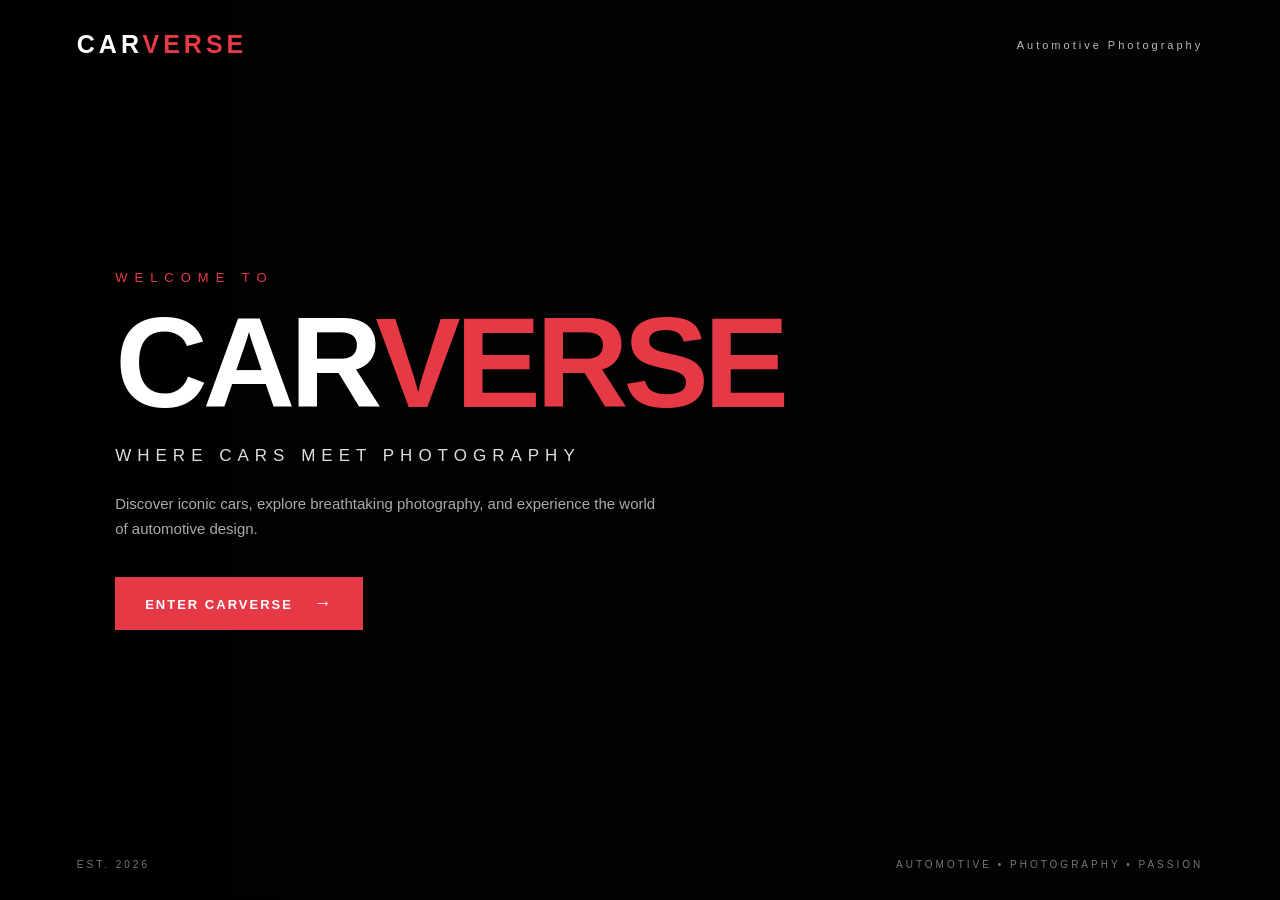
<file: index.html>
<!DOCTYPE html>
<html lang="en">
<head>
    <meta charset="UTF-8">
    <meta name="viewport" content="width=device-width, initial-scale=1.0">

    <title>CarVerse | Where Cars Meet Photography</title>

    <link rel="stylesheet" href="style.css">
</head>

<body>

    <!-- Welcome Page -->

    <section class="welcome">

        <!-- Navigation -->
        <header class="navbar">

            <div class="logo">
                CAR<span>VERSE</span>
            </div>

            <div class="nav-right">
                <span>Automotive Photography</span>
            </div>

        </header>


        <!-- Welcome Content -->
        <div class="welcome-content">

            <p class="subtitle">
                WELCOME TO
            </p>

            <h1>
                CAR<span>VERSE</span>
            </h1>

            <p class="tagline">
                WHERE CARS MEET PHOTOGRAPHY
            </p>

            <p class="description">
                Discover iconic cars, explore breathtaking photography,
                and experience the world of automotive design.
            </p>

            <button onclick="enterCarVerse()">
                ENTER CARVERSE
                <span>→</span>
            </button>

        </div>


        <!-- Bottom Text -->
        <div class="bottom-text">
            <span>EST. 2026</span>
            <span>AUTOMOTIVE • PHOTOGRAPHY • PASSION</span>
        </div>

    </section>


    <script src="script.js"></script>

</body>
</html>
</file>
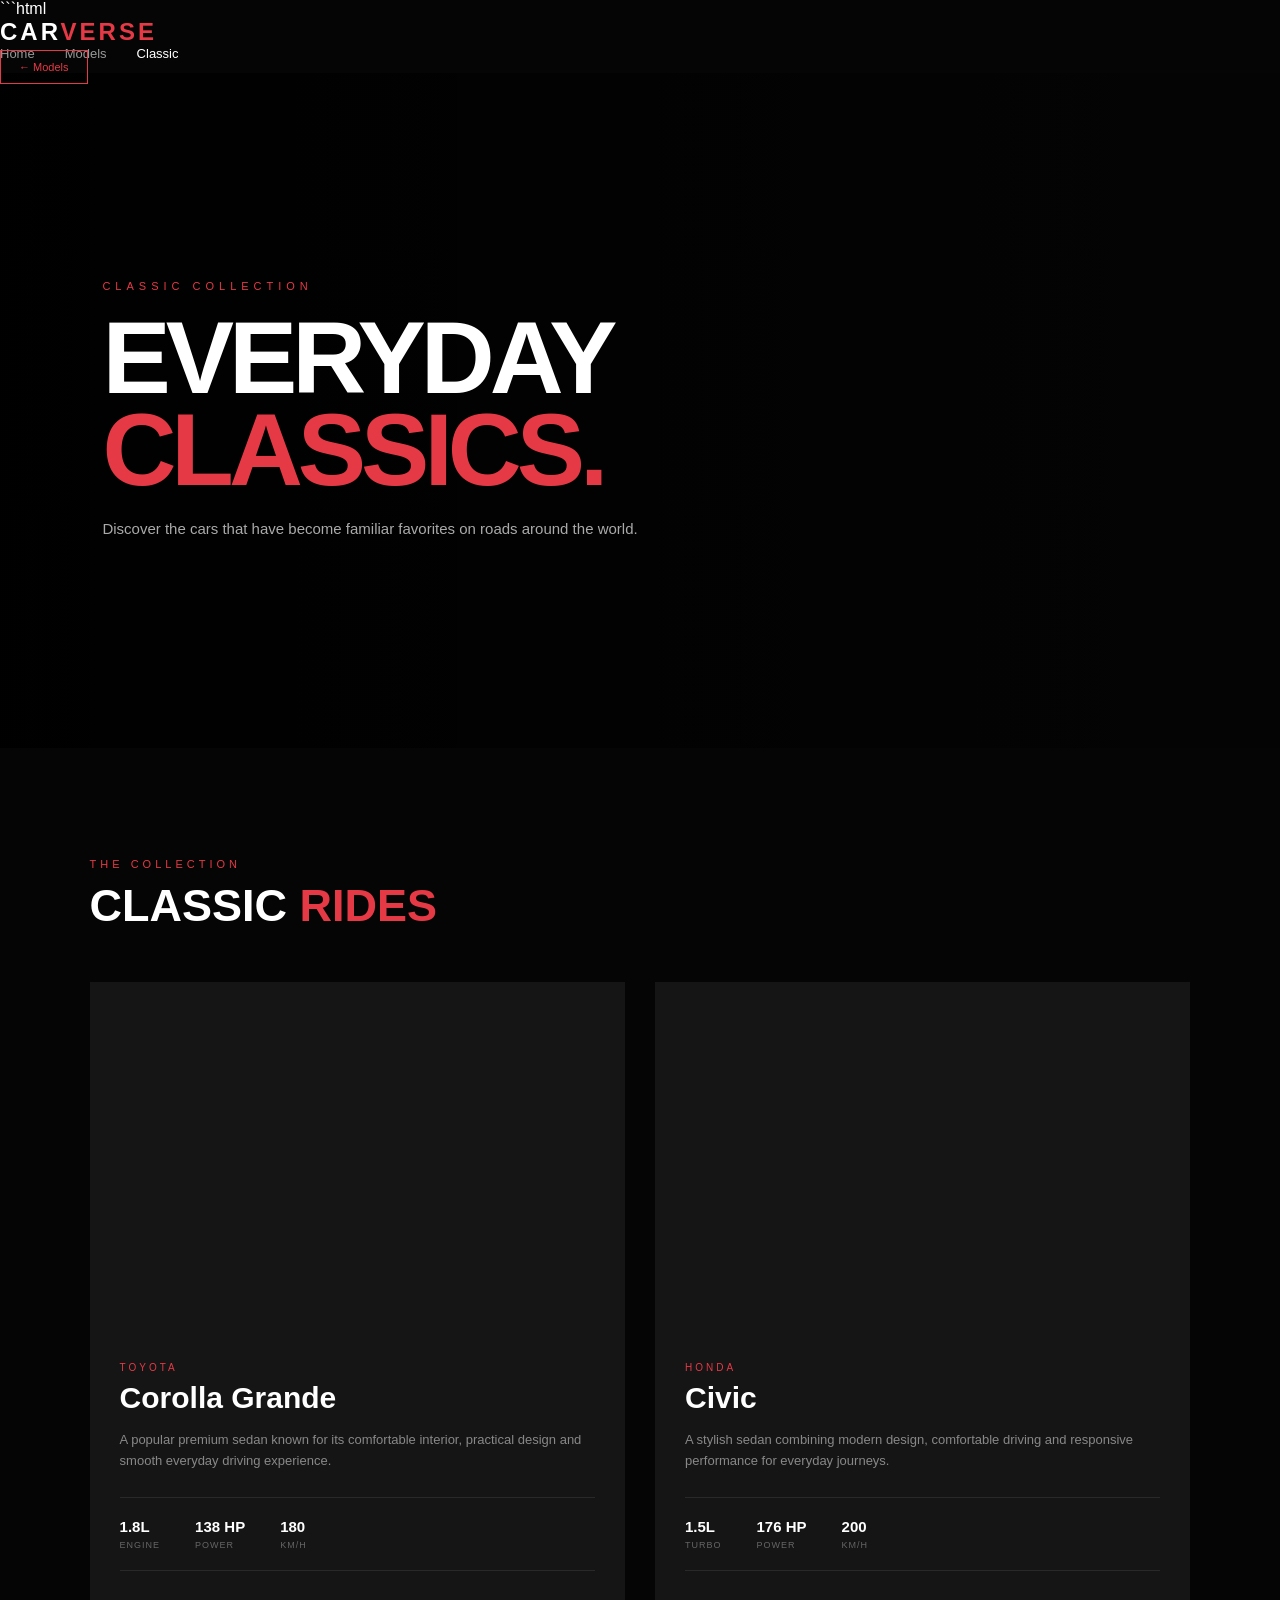
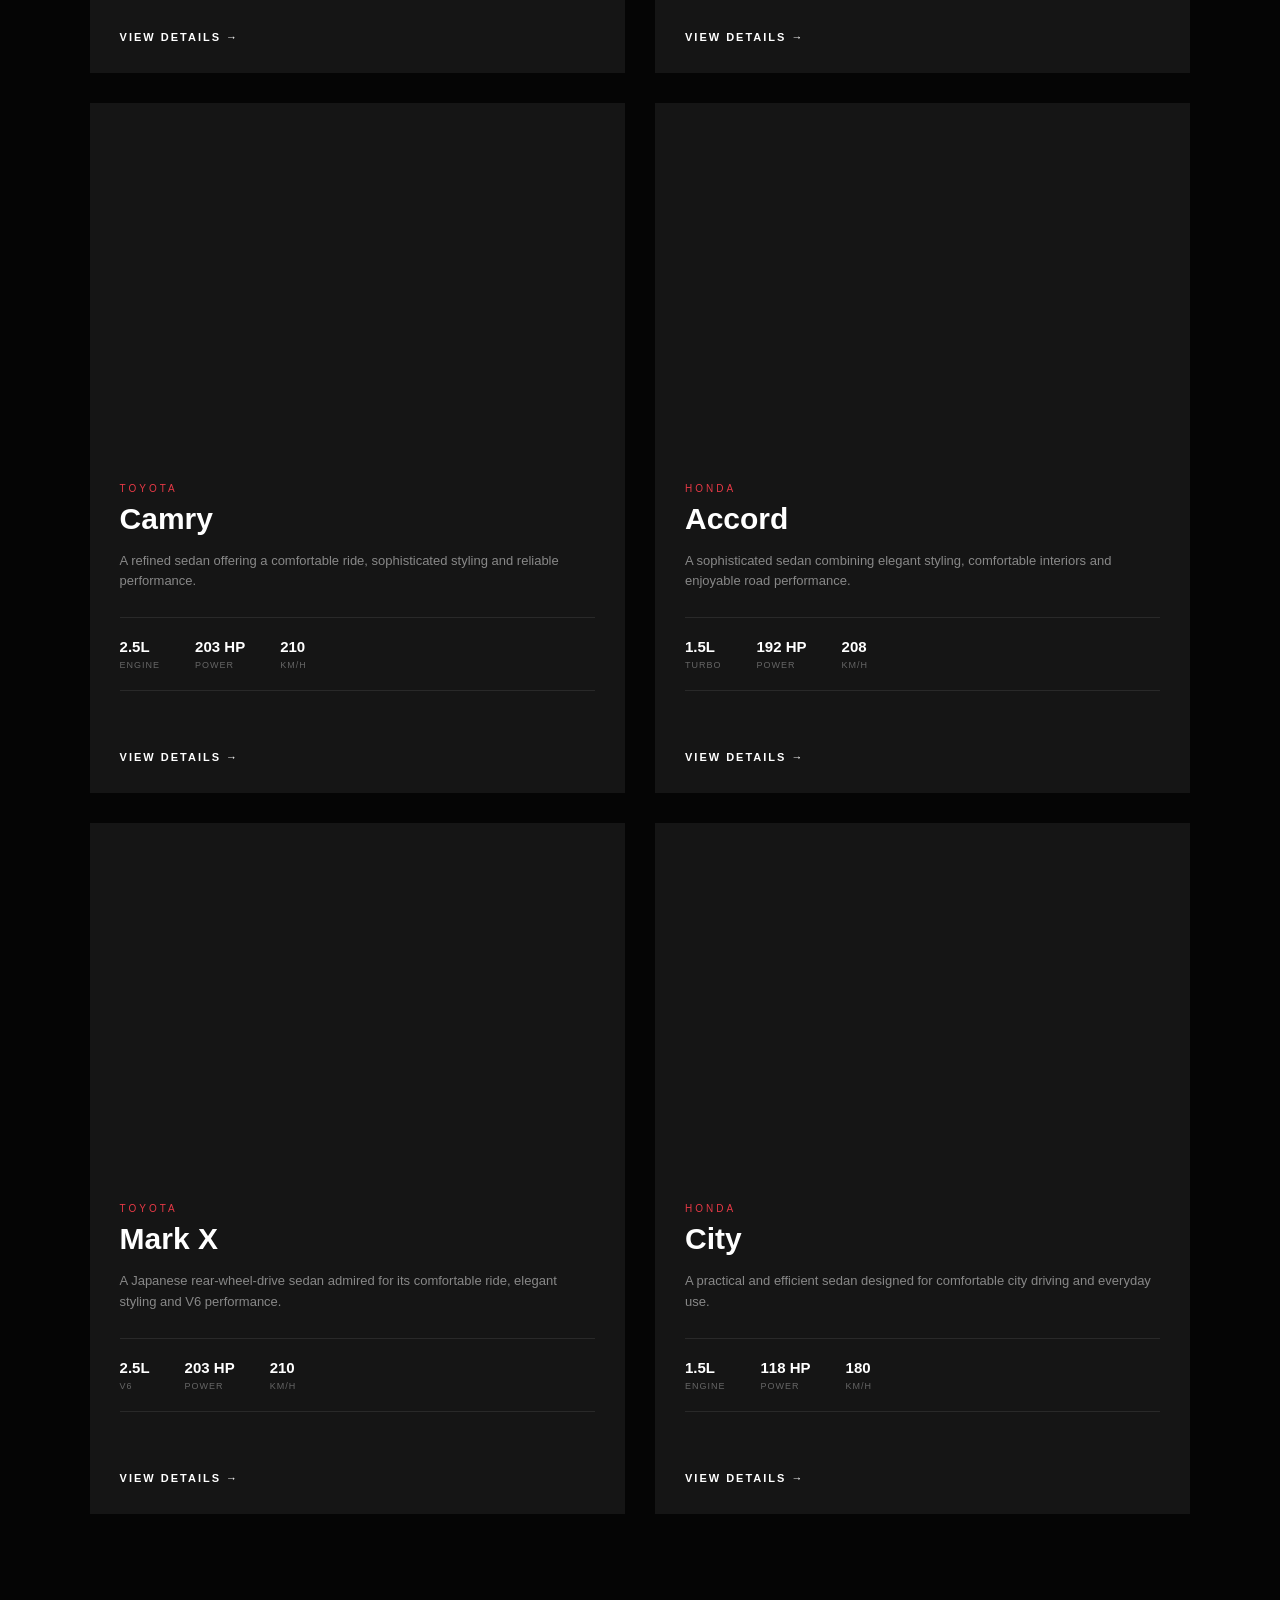
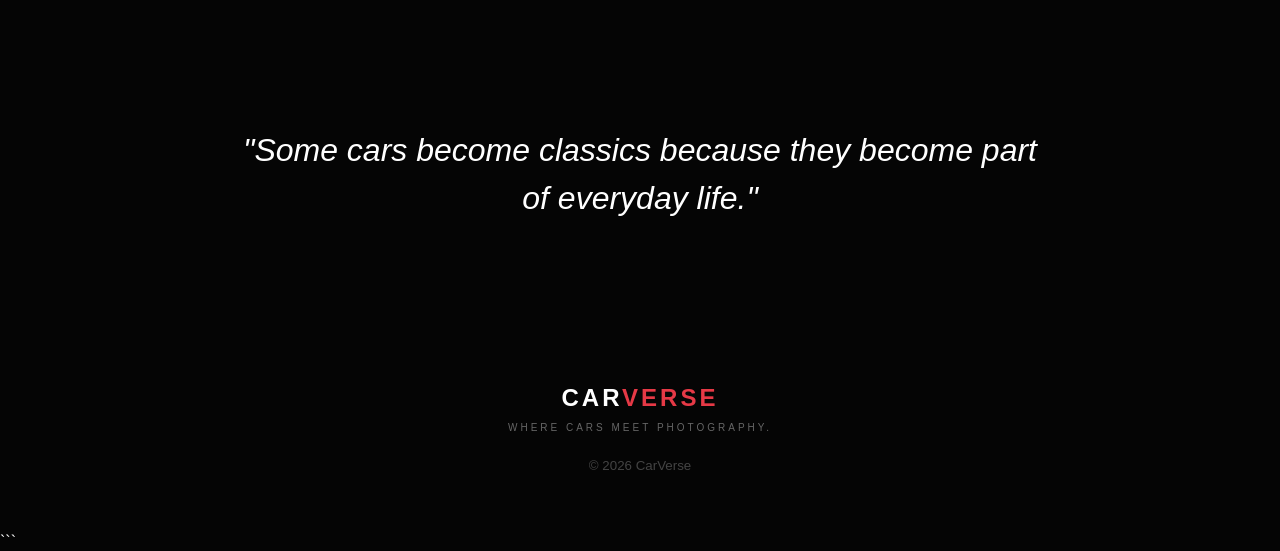
<file: classic.html>
```html
<!DOCTYPE html>
<html lang="en">

<head>
    <meta charset="UTF-8">
    <meta name="viewport" content="width=device-width, initial-scale=1.0">

    <title>CarVerse | Classic Cars</title>

    <link rel="stylesheet" href="style.css">
    <link rel="stylesheet" href="classic.css">
</head>

<body>

    <!-- =========================
         NAVBAR
    ========================== -->

    <header class="classic-navbar">

        <a href="home.html" class="classic-logo">
            CAR<span>VERSE</span>
        </a>

        <nav>
            <a href="home.html">Home</a>
            <a href="home.html#models">Models</a>
            <a href="classic.html" class="active">Classic</a>
        </nav>

        <a href="home.html#models" class="back-btn">
            ← Models
        </a>

    </header>


    <!-- =========================
         HERO
    ========================== -->

    <section class="classic-hero">

        <div class="classic-hero-content">

            <p>CLASSIC COLLECTION</p>

            <h1>
                EVERYDAY<br>
                <span>CLASSICS.</span>
            </h1>

            <p class="hero-description">
                Discover the cars that have become familiar
                favorites on roads around the world.
            </p>

        </div>

    </section>


    <!-- =========================
         COLLECTION
    ========================== -->

    <section class="classic-cars">

        <div class="page-heading">

            <p>THE COLLECTION</p>

            <h2>
                CLASSIC <span>RIDES</span>
            </h2>

        </div>


        <div class="classic-grid">


            <!-- =========================
                 TOYOTA COROLLA GRANDE
            ========================== -->

            <article class="classic-card">

                <div class="classic-image grande"></div>

                <div class="classic-content">

                    <p class="brand">TOYOTA</p>

                    <h3>Corolla Grande</h3>

                    <p class="description">
                        A popular premium sedan known for its
                        comfortable interior, practical design
                        and smooth everyday driving experience.
                    </p>

                    <div class="specs">

                        <div>
                            <strong>1.8L</strong>
                            <span>ENGINE</span>
                        </div>

                        <div>
                            <strong>138 HP</strong>
                            <span>POWER</span>
                        </div>

                        <div>
                            <strong>180</strong>
                            <span>KM/H</span>
                        </div>

                    </div>

                    <button onclick="showCarDetails('Toyota Corolla Grande')">
                        VIEW DETAILS →
                    </button>

                </div>

            </article>


            <!-- =========================
                 HONDA CIVIC
            ========================== -->

            <article class="classic-card">

                <div class="classic-image civic"></div>

                <div class="classic-content">

                    <p class="brand">HONDA</p>

                    <h3>Civic</h3>

                    <p class="description">
                        A stylish sedan combining modern design,
                        comfortable driving and responsive
                        performance for everyday journeys.
                    </p>

                    <div class="specs">

                        <div>
                            <strong>1.5L</strong>
                            <span>TURBO</span>
                        </div>

                        <div>
                            <strong>176 HP</strong>
                            <span>POWER</span>
                        </div>

                        <div>
                            <strong>200</strong>
                            <span>KM/H</span>
                        </div>

                    </div>

                    <button onclick="showCarDetails('Honda Civic')">
                        VIEW DETAILS →
                    </button>

                </div>

            </article>


            <!-- =========================
                 TOYOTA CAMRY
            ========================== -->

            <article class="classic-card">

                <div class="classic-image camry"></div>

                <div class="classic-content">

                    <p class="brand">TOYOTA</p>

                    <h3>Camry</h3>

                    <p class="description">
                        A refined sedan offering a comfortable
                        ride, sophisticated styling and reliable
                        performance.
                    </p>

                    <div class="specs">

                        <div>
                            <strong>2.5L</strong>
                            <span>ENGINE</span>
                        </div>

                        <div>
                            <strong>203 HP</strong>
                            <span>POWER</span>
                        </div>

                        <div>
                            <strong>210</strong>
                            <span>KM/H</span>
                        </div>

                    </div>

                    <button onclick="showCarDetails('Toyota Camry')">
                        VIEW DETAILS →
                    </button>

                </div>

            </article>


            <!-- =========================
                 HONDA ACCORD
            ========================== -->

            <article class="classic-card">

                <div class="classic-image accord"></div>

                <div class="classic-content">

                    <p class="brand">HONDA</p>

                    <h3>Accord</h3>

                    <p class="description">
                        A sophisticated sedan combining elegant
                        styling, comfortable interiors and
                        enjoyable road performance.
                    </p>

                    <div class="specs">

                        <div>
                            <strong>1.5L</strong>
                            <span>TURBO</span>
                        </div>

                        <div>
                            <strong>192 HP</strong>
                            <span>POWER</span>
                        </div>

                        <div>
                            <strong>208</strong>
                            <span>KM/H</span>
                        </div>

                    </div>

                    <button onclick="showCarDetails('Honda Accord')">
                        VIEW DETAILS →
                    </button>

                </div>

            </article>


            <!-- =========================
                 TOYOTA MARK X
            ========================== -->

            <article class="classic-card">

                <div class="classic-image markx"></div>

                <div class="classic-content">

                    <p class="brand">TOYOTA</p>

                    <h3>Mark X</h3>

                    <p class="description">
                        A Japanese rear-wheel-drive sedan admired
                        for its comfortable ride, elegant styling
                        and V6 performance.
                    </p>

                    <div class="specs">

                        <div>
                            <strong>2.5L</strong>
                            <span>V6</span>
                        </div>

                        <div>
                            <strong>203 HP</strong>
                            <span>POWER</span>
                        </div>

                        <div>
                            <strong>210</strong>
                            <span>KM/H</span>
                        </div>

                    </div>

                    <button onclick="showCarDetails('Toyota Mark X')">
                        VIEW DETAILS →
                    </button>

                </div>

            </article>


            <!-- =========================
                 HONDA CITY
            ========================== -->

            <article class="classic-card">

                <div class="classic-image city"></div>

                <div class="classic-content">

                    <p class="brand">HONDA</p>

                    <h3>City</h3>

                    <p class="description">
                        A practical and efficient sedan designed
                        for comfortable city driving and everyday
                        use.
                    </p>

                    <div class="specs">

                        <div>
                            <strong>1.5L</strong>
                            <span>ENGINE</span>
                        </div>

                        <div>
                            <strong>118 HP</strong>
                            <span>POWER</span>
                        </div>

                        <div>
                            <strong>180</strong>
                            <span>KM/H</span>
                        </div>

                    </div>

                    <button onclick="showCarDetails('Honda City')">
                        VIEW DETAILS →
                    </button>

                </div>

            </article>

        </div>

    </section>


    <!-- =========================
         QUOTE
    ========================== -->

    <section class="classic-quote">

        <p>
            "Some cars become classics because
            they become part of everyday life."
        </p>

    </section>


    <!-- =========================
         FOOTER
    ========================== -->

    <footer class="classic-footer">

        <h2>
            CAR<span>VERSE</span>
        </h2>

        <p>
            WHERE CARS MEET PHOTOGRAPHY.
        </p>

        <small>
            © 2026 CarVerse
        </small>

    </footer>


    <!-- JAVASCRIPT -->

    <script src="script.js"></script>

</body>

</html>
```
</file>
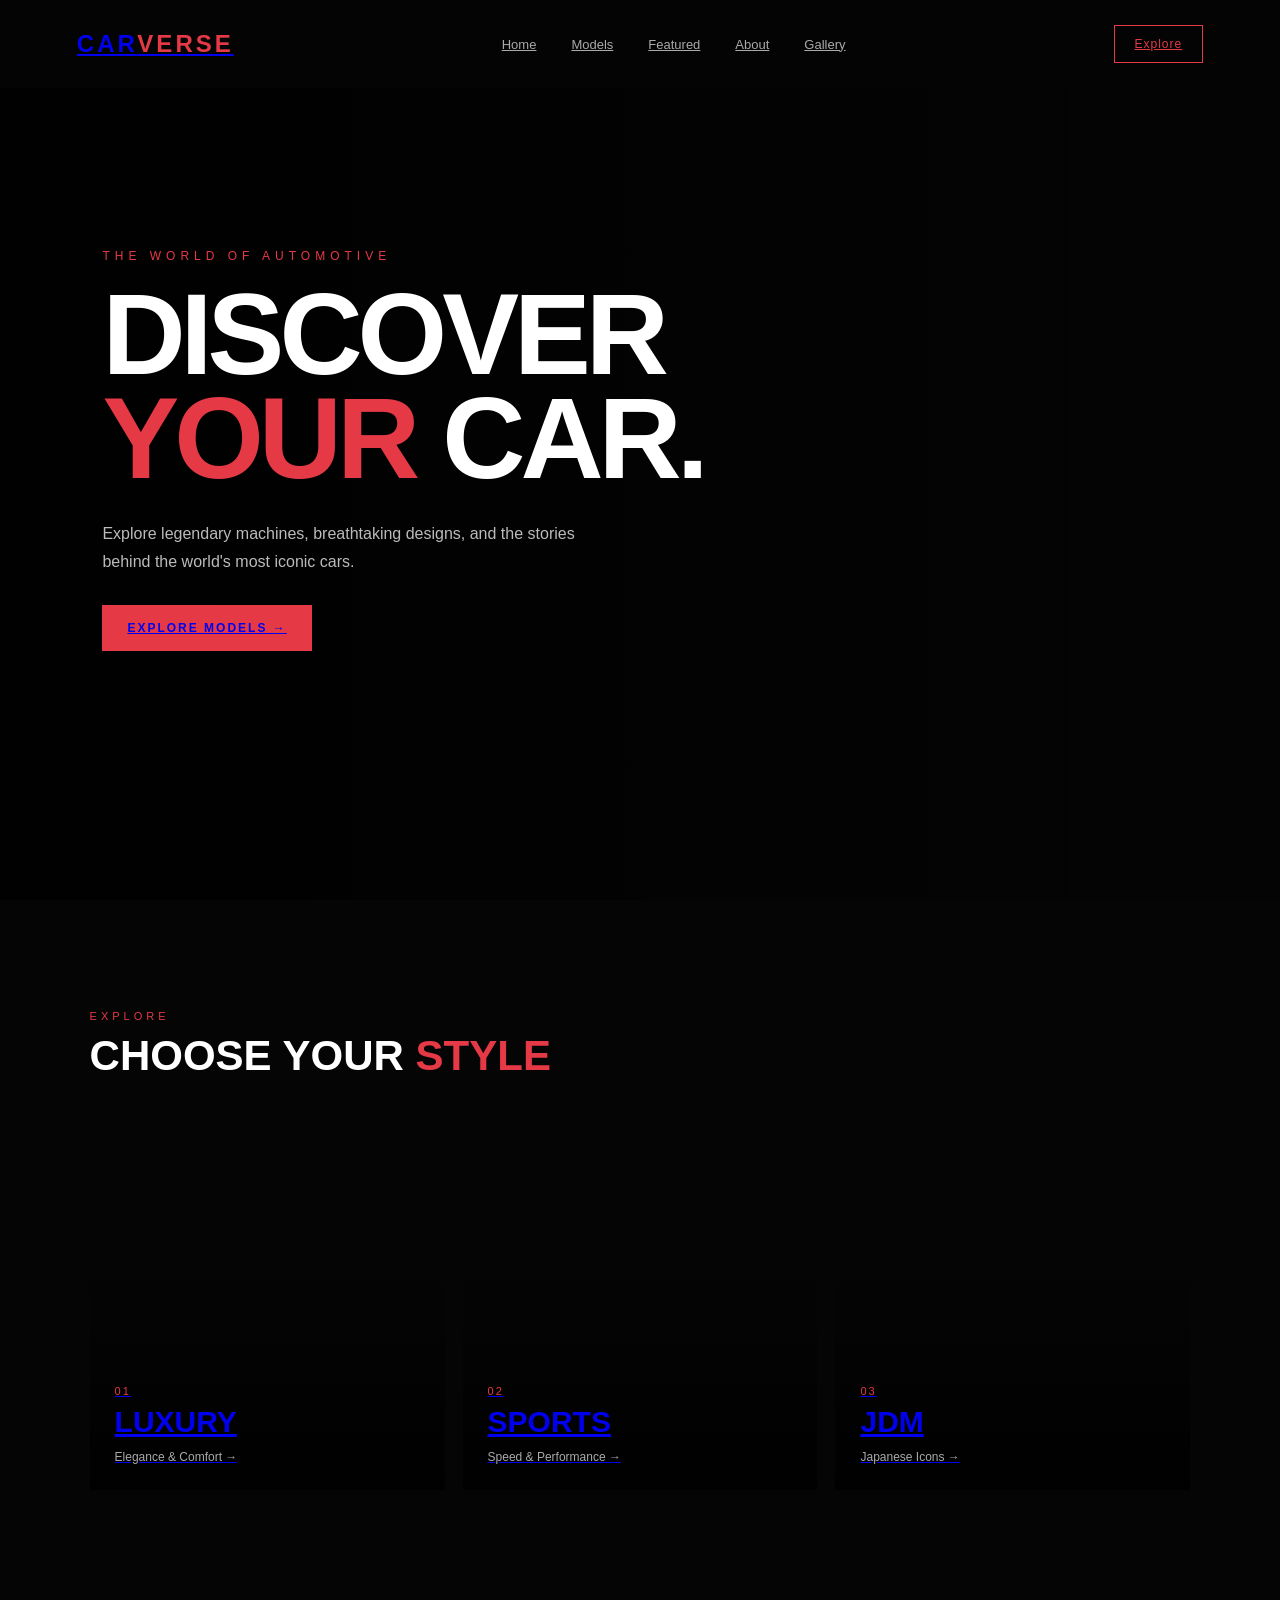
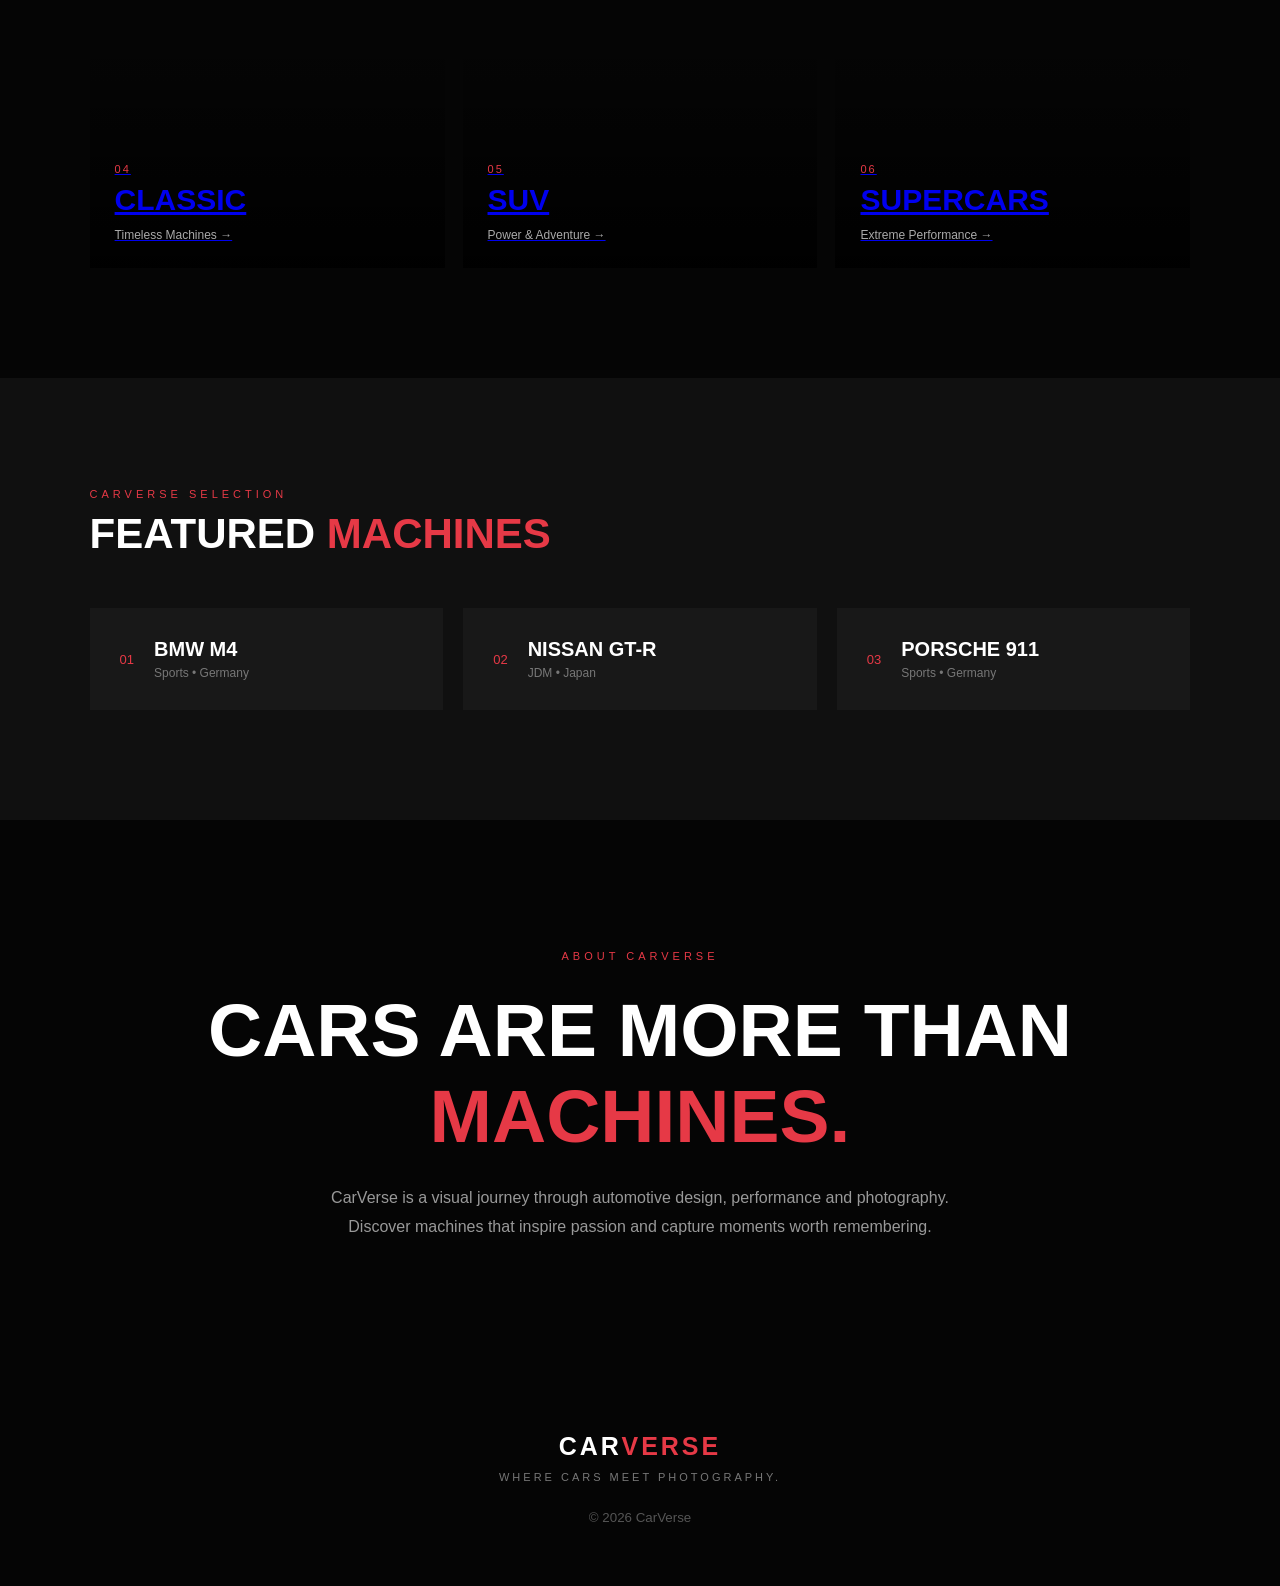
<file: home.html>
<!DOCTYPE html>
<html lang="en">

<head>
    <meta charset="UTF-8">
    <meta name="viewport" content="width=device-width, initial-scale=1.0">

    <title>CarVerse | Explore</title>

    <link rel="stylesheet" href="style.css">
    <link rel="stylesheet" href="home.css">
</head>

<body>

    <!-- NAVBAR -->

    <header class="home-navbar">

        <a href="home.html" class="home-logo">
            CAR<span>VERSE</span>
        </a>

        <nav>
            <a href="home.html">Home</a>
            <a href="#models">Models</a>
            <a href="#featured">Featured</a>
            <a href="#about">About</a>
            <a href="gallery.html">Gallery</a>
        </nav>

        <a href="#models" class="explore-btn">
            Explore
        </a>

    </header>


    <!-- HERO -->

    <section class="home-hero">

        <div class="home-hero-content">

            <p class="red-label">
                THE WORLD OF AUTOMOTIVE
            </p>

            <h1>
                DISCOVER<br>
                <span>YOUR</span> CAR.
            </h1>

            <p>
                Explore legendary machines, breathtaking designs,
                and the stories behind the world's most iconic cars.
            </p>

            <a href="#models" class="red-button">
                EXPLORE MODELS →
            </a>

        </div>

    </section>


    <!-- MODELS -->

    <section class="models" id="models">

        <div class="section-title">

            <p>EXPLORE</p>

            <h2>
                CHOOSE YOUR <span>STYLE</span>
            </h2>

        </div>


        <div class="model-grid">


            <!-- LUXURY -->

            <a href="luxury.html" class="model-card luxury-card">

                <div class="model-info">

                    <p>01</p>

                    <h3>LUXURY</h3>

                    <span>
                        Elegance & Comfort →
                    </span>

                </div>

            </a>


            <!-- SPORTS -->

            <a href="sports.html" class="model-card sports-card">

                <div class="model-info">

                    <p>02</p>

                    <h3>SPORTS</h3>

                    <span>
                        Speed & Performance →
                    </span>

                </div>

            </a>


            <!-- JDM -->

            <a href="jdm.html" class="model-card jdm-card">

                <div class="model-info">

                    <p>03</p>

                    <h3>JDM</h3>

                    <span>
                        Japanese Icons →
                    </span>

                </div>

            </a>


            <!-- CLASSIC -->

            <a href="classic.html" class="model-card classic-card">

                <div class="model-info">

                    <p>04</p>

                    <h3>CLASSIC</h3>

                    <span>
                        Timeless Machines →
                    </span>

                </div>

            </a>


            <!-- SUV -->

            <a href="suv.html" class="model-card suv-card">

                <div class="model-info">

                    <p>05</p>

                    <h3>SUV</h3>

                    <span>
                        Power & Adventure →
                    </span>

                </div>

            </a>


            <!-- SUPERCARS -->

            <a href="supercars.html" class="model-card supercar-card">

                <div class="model-info">

                    <p>06</p>

                    <h3>SUPERCARS</h3>

                    <span>
                        Extreme Performance →
                    </span>

                </div>

            </a>


        </div>

    </section>


    <!-- FEATURED -->

    <section class="featured-home" id="featured">

        <div class="section-title">

            <p>CARVERSE SELECTION</p>

            <h2>
                FEATURED <span>MACHINES</span>
            </h2>

        </div>


        <div class="featured-cars">

            <div class="featured-car">

                <div class="car-number">
                    01
                </div>

                <div>
                    <h3>BMW M4</h3>
                    <p>Sports • Germany</p>
                </div>

            </div>


            <div class="featured-car">

                <div class="car-number">
                    02
                </div>

                <div>
                    <h3>NISSAN GT-R</h3>
                    <p>JDM • Japan</p>
                </div>

            </div>


            <div class="featured-car">

                <div class="car-number">
                    03
                </div>

                <div>
                    <h3>PORSCHE 911</h3>
                    <p>Sports • Germany</p>
                </div>

            </div>

        </div>

    </section>


    <!-- ABOUT -->

    <section class="home-about" id="about">

        <p>ABOUT CARVERSE</p>

        <h2>
            CARS ARE MORE THAN<br>
            <span>MACHINES.</span>
        </h2>

        <p class="about-text">

            CarVerse is a visual journey through automotive design,
            performance and photography. Discover machines that
            inspire passion and capture moments worth remembering.

        </p>

    </section>


    <!-- FOOTER -->

    <footer class="home-footer">

        <h2>
            CAR<span>VERSE</span>
        </h2>

        <p>
            WHERE CARS MEET PHOTOGRAPHY.
        </p>

        <small>
            © 2026 CarVerse
        </small>

    </footer>


</body>

</html>
</file>
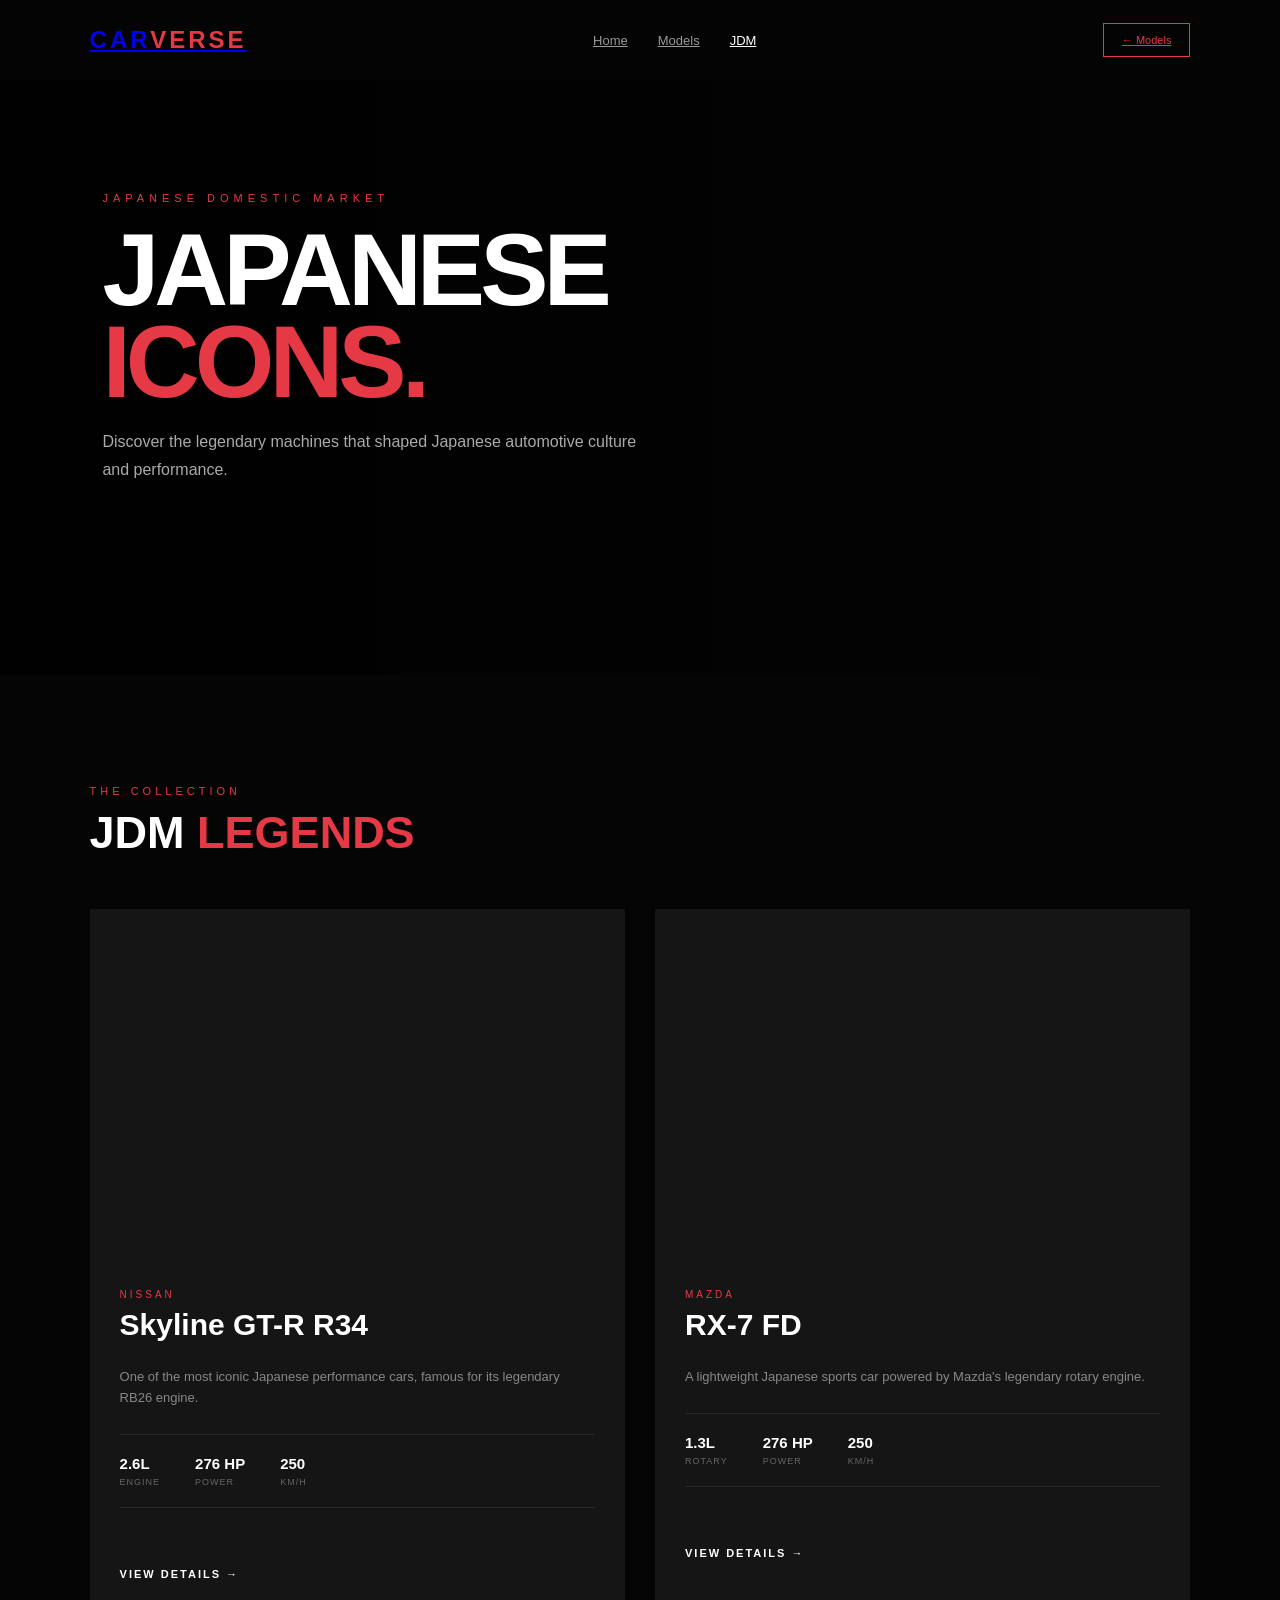
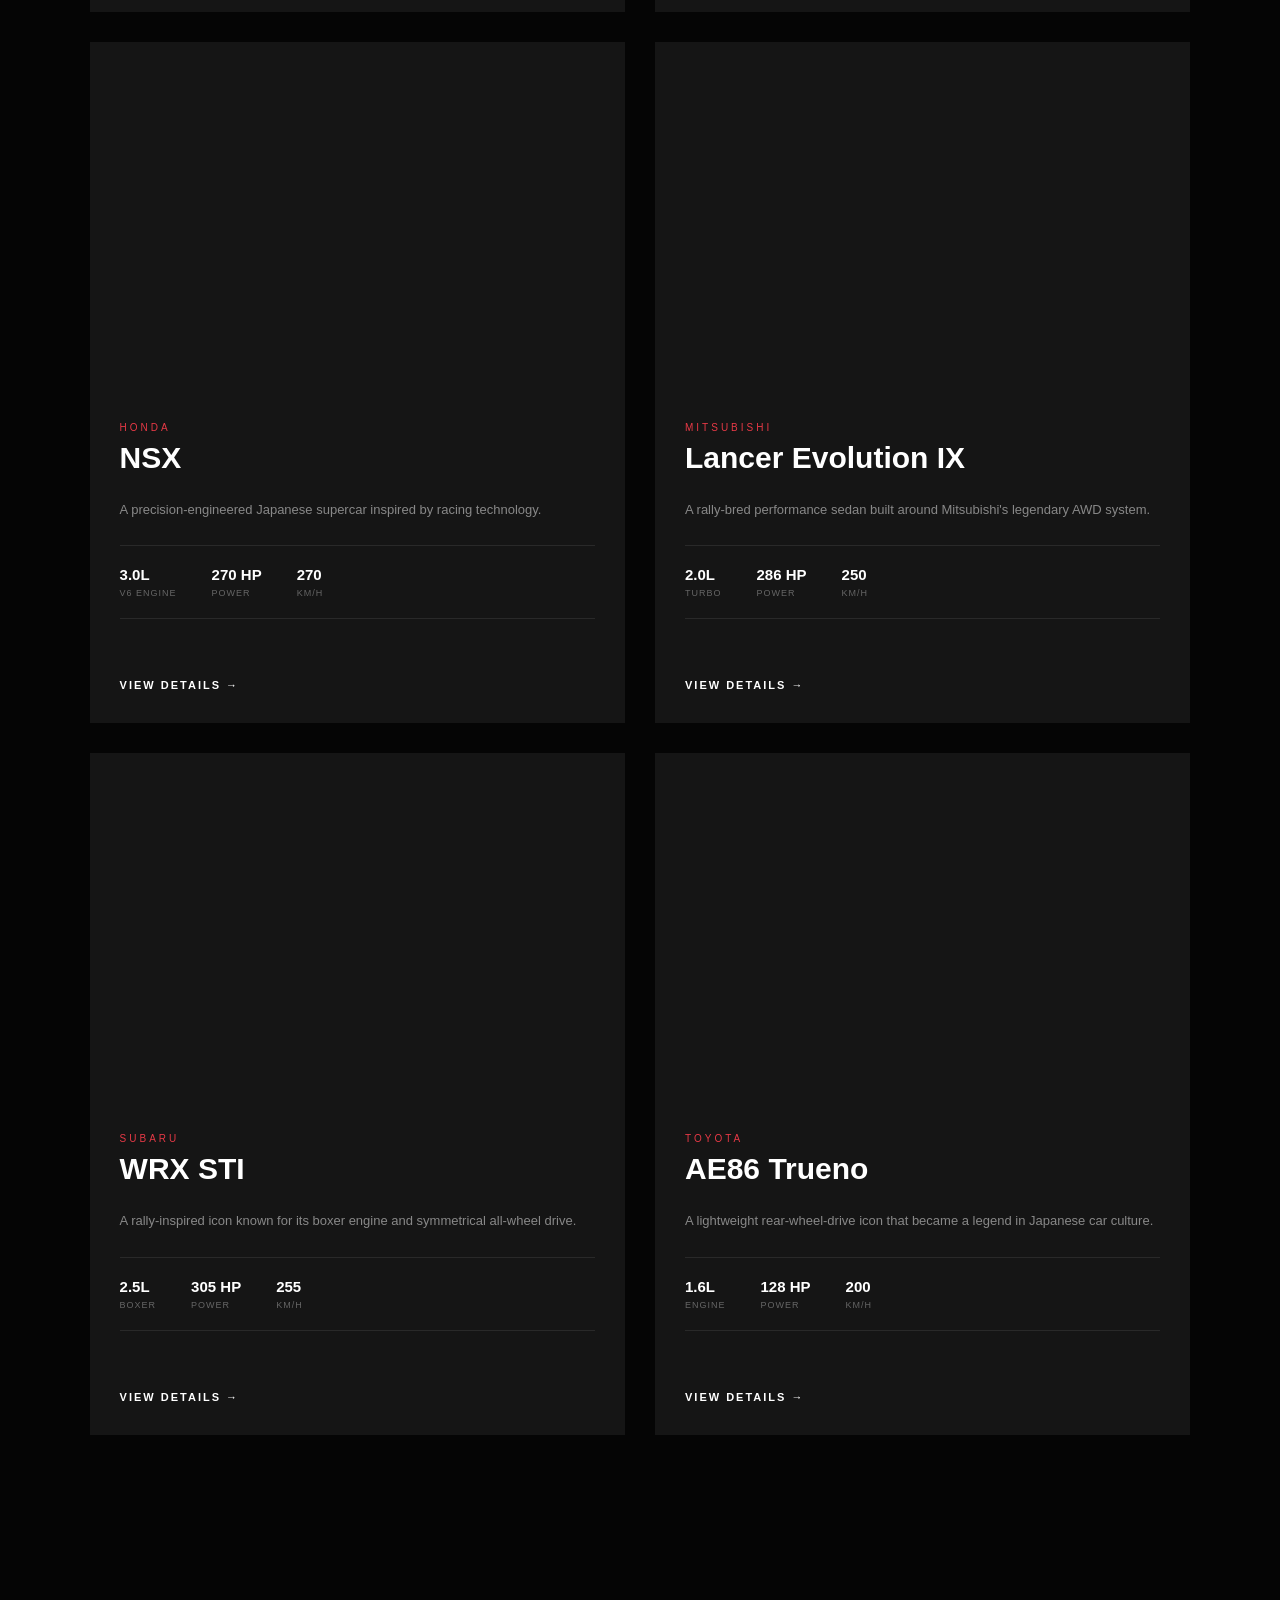
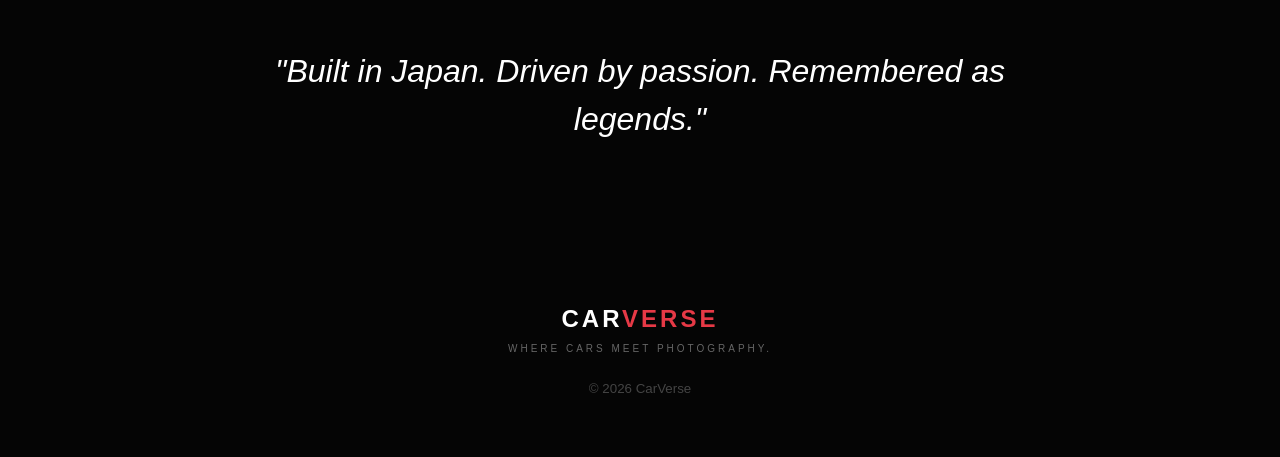
<file: jdm.html>
<!DOCTYPE html>
<html lang="en">

<head>
    <meta charset="UTF-8">
    <meta name="viewport" content="width=device-width, initial-scale=1.0">

    <title>CarVerse | JDM Icons</title>

    <link rel="stylesheet" href="style.css">
    <link rel="stylesheet" href="jdm.css">
</head>

<body>

    <!-- NAVBAR -->

    <header class="jdm-navbar">

        <a href="home.html" class="jdm-logo">
            CAR<span>VERSE</span>
        </a>

        <nav>
            <a href="home.html">Home</a>
            <a href="home.html#models">Models</a>
            <a href="jdm.html" class="active">JDM</a>
        </nav>

        <a href="home.html#models" class="back-btn">
            ← Models
        </a>

    </header>


    <!-- HERO -->

    <section class="jdm-hero">

        <div class="jdm-hero-content">

            <p>JAPANESE DOMESTIC MARKET</p>

            <h1>
                JAPANESE<br>
                <span>ICONS.</span>
            </h1>

            <p class="hero-description">
                Discover the legendary machines that shaped
                Japanese automotive culture and performance.
            </p>

        </div>

    </section>


    <!-- JDM COLLECTION -->

    <section class="jdm-cars">

        <div class="page-heading">

            <p>THE COLLECTION</p>

            <h2>
                JDM <span>LEGENDS</span>
            </h2>

        </div>


        <div class="jdm-grid">


            <!-- SKYLINE -->

            <article class="jdm-card">

                <div class="jdm-image skyline"></div>

                <div class="jdm-content">

                    <p class="brand">NISSAN</p>

                    <h3>Skyline GT-R R34</h3>

                    <p class="description">
                        One of the most iconic Japanese performance
                        cars, famous for its legendary RB26 engine.
                    </p>

                    <div class="specs">

                        <div>
                            <strong>2.6L</strong>
                            <span>ENGINE</span>
                        </div>

                        <div>
                            <strong>276 HP</strong>
                            <span>POWER</span>
                        </div>

                        <div>
                            <strong>250</strong>
                            <span>KM/H</span>
                        </div>

                    </div>

                    <button onclick="showCarDetails('Nissan Skyline GT-R R34')">
                        VIEW DETAILS →
                    </button>

                </div>

            </article>


            <!-- RX7 -->

            <article class="jdm-card">

                <div class="jdm-image rx7"></div>

                <div class="jdm-content">

                    <p class="brand">MAZDA</p>

                    <h3>RX-7 FD</h3>

                    <p class="description">
                        A lightweight Japanese sports car powered
                        by Mazda's legendary rotary engine.
                    </p>

                    <div class="specs">

                        <div>
                            <strong>1.3L</strong>
                            <span>ROTARY</span>
                        </div>

                        <div>
                            <strong>276 HP</strong>
                            <span>POWER</span>
                        </div>

                        <div>
                            <strong>250</strong>
                            <span>KM/H</span>
                        </div>

                    </div>

                    <button onclick="showCarDetails('Mazda RX-7 FD')">
                        VIEW DETAILS →
                    </button>

                </div>

            </article>


            <!-- NSX -->

            <article class="jdm-card">

                <div class="jdm-image nsx"></div>

                <div class="jdm-content">

                    <p class="brand">HONDA</p>

                    <h3>NSX</h3>

                    <p class="description">
                        A precision-engineered Japanese supercar
                        inspired by racing technology.
                    </p>

                    <div class="specs">

                        <div>
                            <strong>3.0L</strong>
                            <span>V6 ENGINE</span>
                        </div>

                        <div>
                            <strong>270 HP</strong>
                            <span>POWER</span>
                        </div>

                        <div>
                            <strong>270</strong>
                            <span>KM/H</span>
                        </div>

                    </div>

                    <button onclick="showCarDetails('Honda NSX')">
                        VIEW DETAILS →
                    </button>

                </div>

            </article>


            <!-- EVO -->

            <article class="jdm-card">

                <div class="jdm-image evo"></div>

                <div class="jdm-content">

                    <p class="brand">MITSUBISHI</p>

                    <h3>Lancer Evolution IX</h3>

                    <p class="description">
                        A rally-bred performance sedan built around
                        Mitsubishi's legendary AWD system.
                    </p>

                    <div class="specs">

                        <div>
                            <strong>2.0L</strong>
                            <span>TURBO</span>
                        </div>

                        <div>
                            <strong>286 HP</strong>
                            <span>POWER</span>
                        </div>

                        <div>
                            <strong>250</strong>
                            <span>KM/H</span>
                        </div>

                    </div>

                    <button onclick="showCarDetails('Mitsubishi Lancer Evolution IX')">
                        VIEW DETAILS →
                    </button>

                </div>

            </article>


            <!-- WRX -->

            <article class="jdm-card">

                <div class="jdm-image wrx"></div>

                <div class="jdm-content">

                    <p class="brand">SUBARU</p>

                    <h3>WRX STI</h3>

                    <p class="description">
                        A rally-inspired icon known for its boxer
                        engine and symmetrical all-wheel drive.
                    </p>

                    <div class="specs">

                        <div>
                            <strong>2.5L</strong>
                            <span>BOXER</span>
                        </div>

                        <div>
                            <strong>305 HP</strong>
                            <span>POWER</span>
                        </div>

                        <div>
                            <strong>255</strong>
                            <span>KM/H</span>
                        </div>

                    </div>

                    <button onclick="showCarDetails('Subaru WRX STI')">
                        VIEW DETAILS →
                    </button>

                </div>

            </article>


            <!-- AE86 -->

            <article class="jdm-card">

                <div class="jdm-image ae86"></div>

                <div class="jdm-content">

                    <p class="brand">TOYOTA</p>

                    <h3>AE86 Trueno</h3>

                    <p class="description">
                        A lightweight rear-wheel-drive icon that
                        became a legend in Japanese car culture.
                    </p>

                    <div class="specs">

                        <div>
                            <strong>1.6L</strong>
                            <span>ENGINE</span>
                        </div>

                        <div>
                            <strong>128 HP</strong>
                            <span>POWER</span>
                        </div>

                        <div>
                            <strong>200</strong>
                            <span>KM/H</span>
                        </div>

                    </div>

                    <button onclick="showCarDetails('Toyota AE86 Trueno')">
                        VIEW DETAILS →
                    </button>

                </div>

            </article>

        </div>

    </section>


    <!-- QUOTE -->

    <section class="jdm-quote">

        <p>
            "Built in Japan. Driven by passion.
            Remembered as legends."
        </p>

    </section>


    <!-- FOOTER -->

    <footer class="jdm-footer">

        <h2>
            CAR<span>VERSE</span>
        </h2>

        <p>
            WHERE CARS MEET PHOTOGRAPHY.
        </p>

        <small>
            © 2026 CarVerse
        </small>

    </footer>


    <script src="script.js"></script>

</body>

</html>
</file>
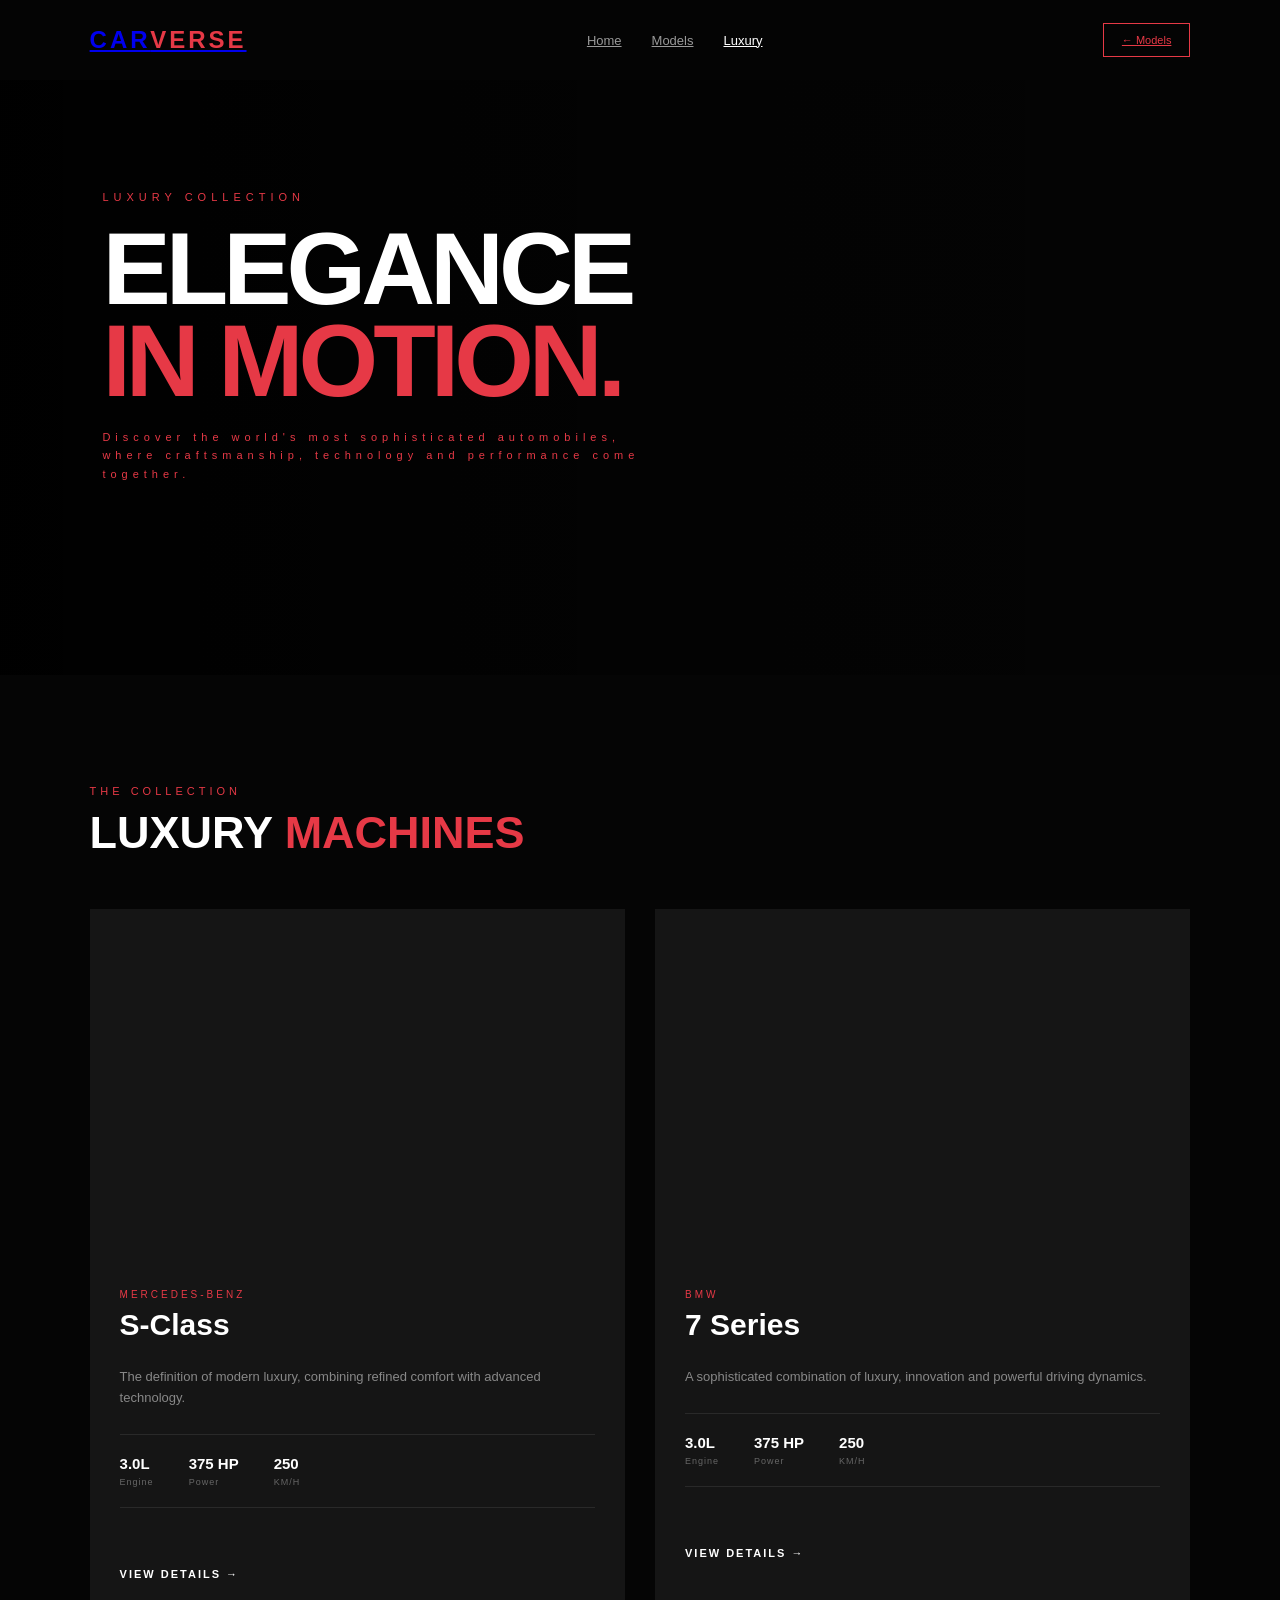
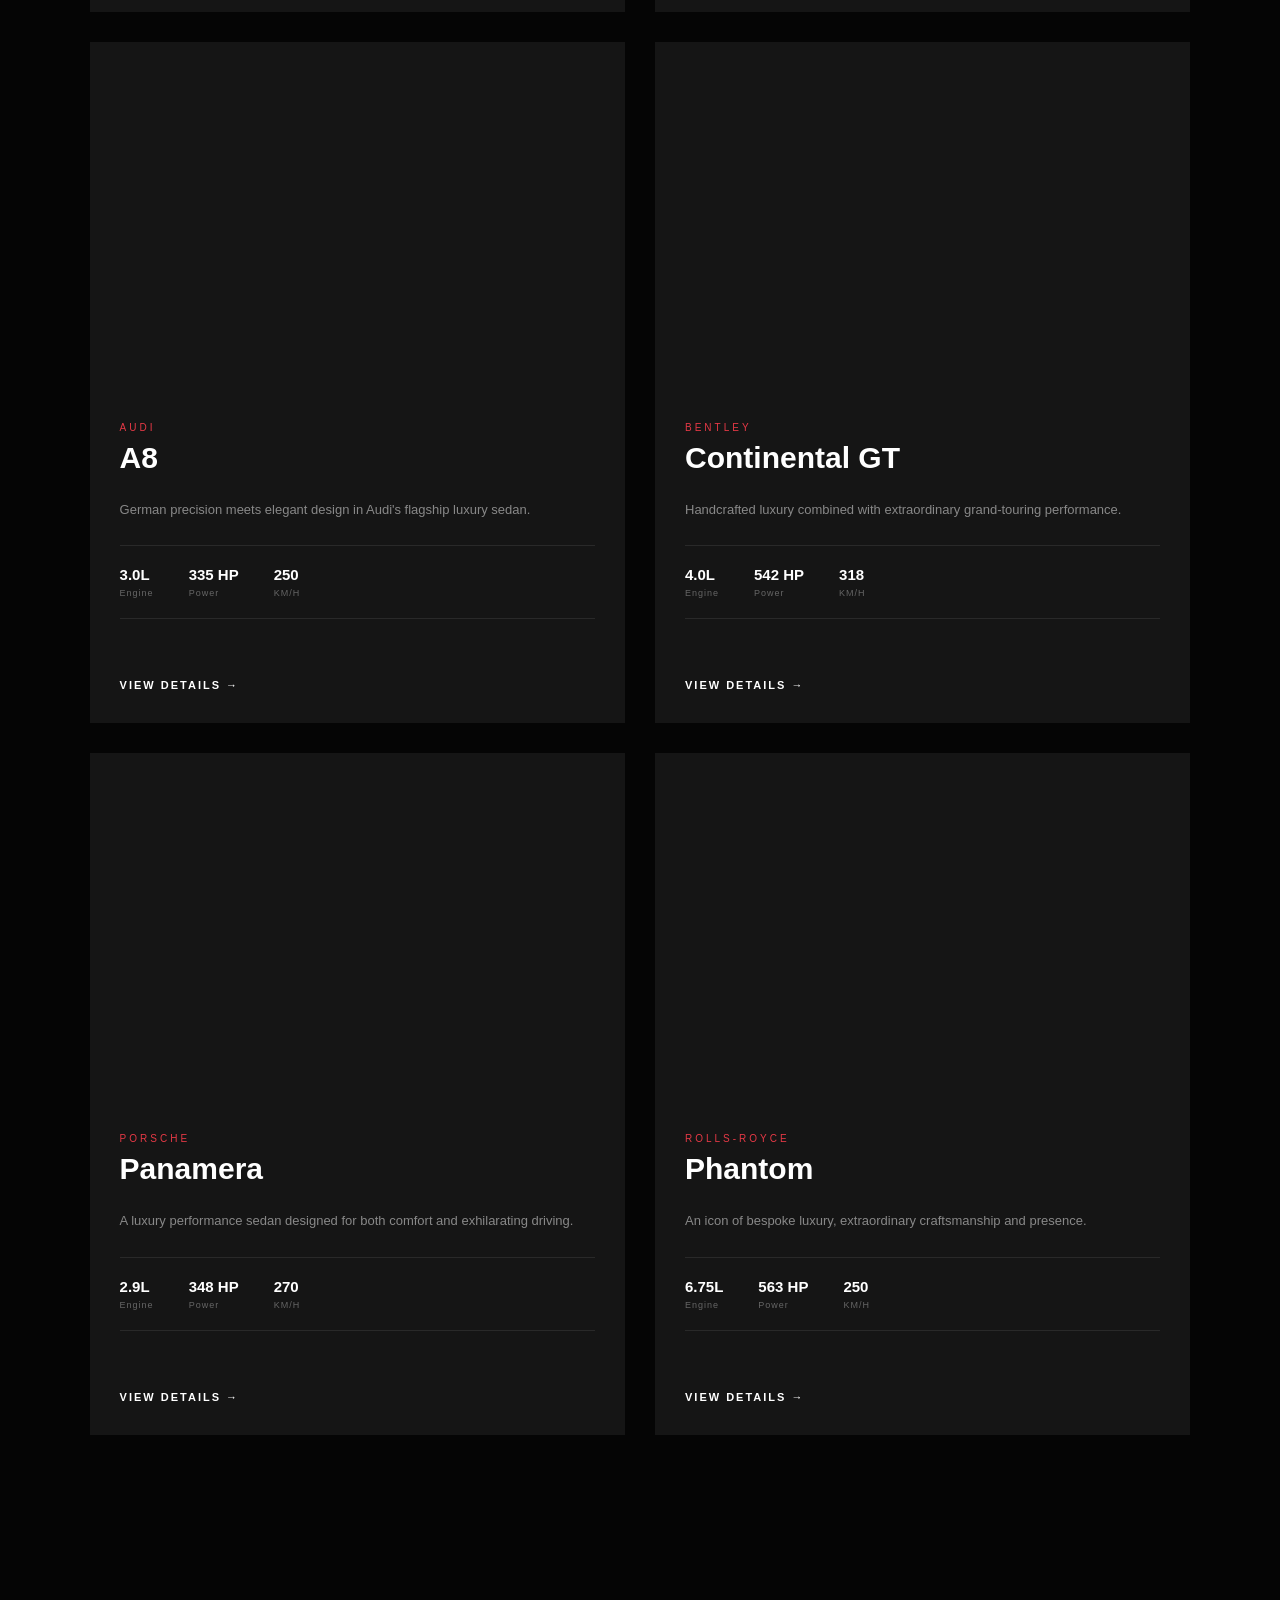
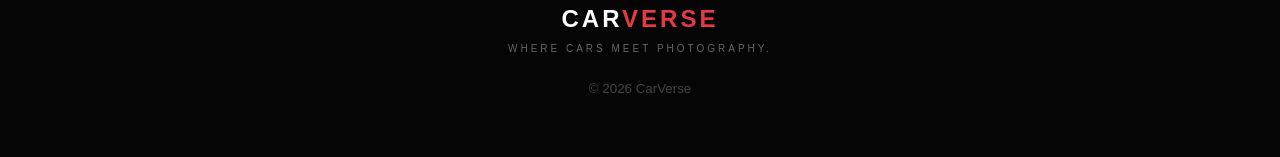
<file: luxury.html>
<!DOCTYPE html>
<html lang="en">

<head>
    <meta charset="UTF-8">
    <meta name="viewport" content="width=device-width, initial-scale=1.0">

    <title>CarVerse | Luxury Cars</title>

    <link rel="stylesheet" href="style.css">
    <link rel="stylesheet" href="luxury.css">
</head>

<body>

    <!-- NAVBAR -->

    <header class="luxury-navbar">

        <a href="home.html" class="luxury-logo">
            CAR<span>VERSE</span>
        </a>

        <nav>
            <a href="home.html">Home</a>
            <a href="home.html#models">Models</a>
            <a href="luxury.html" class="active">Luxury</a>
        </nav>

        <a href="home.html#models" class="back-btn">
            ← Models
        </a>

    </header>


    <!-- HERO -->

    <section class="luxury-hero">

        <div class="luxury-hero-content">

            <p>LUXURY COLLECTION</p>

            <h1>
                ELEGANCE<br>
                <span>IN MOTION.</span>
            </h1>

            <p class="hero-description">
                Discover the world's most sophisticated automobiles,
                where craftsmanship, technology and performance
                come together.
            </p>

        </div>

    </section>


    <!-- CARS -->

    <section class="luxury-cars">

        <div class="page-heading">

            <p>THE COLLECTION</p>

            <h2>
                LUXURY <span>MACHINES</span>
            </h2>

        </div>


        <div class="luxury-grid">


            <!-- CAR 1 -->

            <article class="luxury-card">

                <div class="car-image mercedes"></div>

                <div class="car-content">

                    <p class="brand">
                        MERCEDES-BENZ
                    </p>

                    <h3>S-Class</h3>

                    <p class="description">
                        The definition of modern luxury,
                        combining refined comfort with
                        advanced technology.
                    </p>

                    <div class="specs">

                        <div>
                            <strong>3.0L</strong>
                            <span>Engine</span>
                        </div>

                        <div>
                            <strong>375 HP</strong>
                            <span>Power</span>
                        </div>

                        <div>
                            <strong>250</strong>
                            <span>KM/H</span>
                        </div>

                    </div>

                    <button onclick="showCarDetails('Mercedes-Benz S-Class')">
                        VIEW DETAILS →
                    </button>

                </div>

            </article>


            <!-- CAR 2 -->

            <article class="luxury-card">

                <div class="car-image bmw"></div>

                <div class="car-content">

                    <p class="brand">
                        BMW
                    </p>

                    <h3>7 Series</h3>

                    <p class="description">
                        A sophisticated combination of
                        luxury, innovation and powerful
                        driving dynamics.
                    </p>

                    <div class="specs">

                        <div>
                            <strong>3.0L</strong>
                            <span>Engine</span>
                        </div>

                        <div>
                            <strong>375 HP</strong>
                            <span>Power</span>
                        </div>

                        <div>
                            <strong>250</strong>
                            <span>KM/H</span>
                        </div>

                    </div>

                    <button onclick="showCarDetails('BMW 7 Series')">
                        VIEW DETAILS →
                    </button>

                </div>

            </article>


            <!-- CAR 3 -->

            <article class="luxury-card">

                <div class="car-image audi"></div>

                <div class="car-content">

                    <p class="brand">
                        AUDI
                    </p>

                    <h3>A8</h3>

                    <p class="description">
                        German precision meets elegant
                        design in Audi's flagship luxury sedan.
                    </p>

                    <div class="specs">

                        <div>
                            <strong>3.0L</strong>
                            <span>Engine</span>
                        </div>

                        <div>
                            <strong>335 HP</strong>
                            <span>Power</span>
                        </div>

                        <div>
                            <strong>250</strong>
                            <span>KM/H</span>
                        </div>

                    </div>

                    <button onclick="showCarDetails('Audi A8')">
                        VIEW DETAILS →
                    </button>

                </div>

            </article>


            <!-- CAR 4 -->

            <article class="luxury-card">

                <div class="car-image bentley"></div>

                <div class="car-content">

                    <p class="brand">
                        BENTLEY
                    </p>

                    <h3>Continental GT</h3>

                    <p class="description">
                        Handcrafted luxury combined with
                        extraordinary grand-touring performance.
                    </p>

                    <div class="specs">

                        <div>
                            <strong>4.0L</strong>
                            <span>Engine</span>
                        </div>

                        <div>
                            <strong>542 HP</strong>
                            <span>Power</span>
                        </div>

                        <div>
                            <strong>318</strong>
                            <span>KM/H</span>
                        </div>

                    </div>

                    <button onclick="showCarDetails('Bentley Continental GT')">
                        VIEW DETAILS →
                    </button>

                </div>

            </article>


            <!-- CAR 5 -->

            <article class="luxury-card">

                <div class="car-image porsche"></div>

                <div class="car-content">

                    <p class="brand">
                        PORSCHE
                    </p>

                    <h3>Panamera</h3>

                    <p class="description">
                        A luxury performance sedan designed
                        for both comfort and exhilarating driving.
                    </p>

                    <div class="specs">

                        <div>
                            <strong>2.9L</strong>
                            <span>Engine</span>
                        </div>

                        <div>
                            <strong>348 HP</strong>
                            <span>Power</span>
                        </div>

                        <div>
                            <strong>270</strong>
                            <span>KM/H</span>
                        </div>

                    </div>

                    <button onclick="showCarDetails('Porsche Panamera')">
                        VIEW DETAILS →
                    </button>

                </div>

            </article>


            <!-- CAR 6 -->

            <article class="luxury-card">

                <div class="car-image rolls"></div>

                <div class="car-content">

                    <p class="brand">
                        ROLLS-ROYCE
                    </p>

                    <h3>Phantom</h3>

                    <p class="description">
                        An icon of bespoke luxury,
                        extraordinary craftsmanship and presence.
                    </p>

                    <div class="specs">

                        <div>
                            <strong>6.75L</strong>
                            <span>Engine</span>
                        </div>

                        <div>
                            <strong>563 HP</strong>
                            <span>Power</span>
                        </div>

                        <div>
                            <strong>250</strong>
                            <span>KM/H</span>
                        </div>

                    </div>

                    <button onclick="showCarDetails('Rolls-Royce Phantom')">
                        VIEW DETAILS →
                    </button>

                </div>

            </article>

        </div>

    </section>


    <!-- FOOTER -->

    <footer class="luxury-footer">

        <h2>
            CAR<span>VERSE</span>
        </h2>

        <p>
            WHERE CARS MEET PHOTOGRAPHY.
        </p>

        <small>
            © 2026 CarVerse
        </small>

    </footer>


    <script src="script.js"></script>

</body>

</html>
</file>
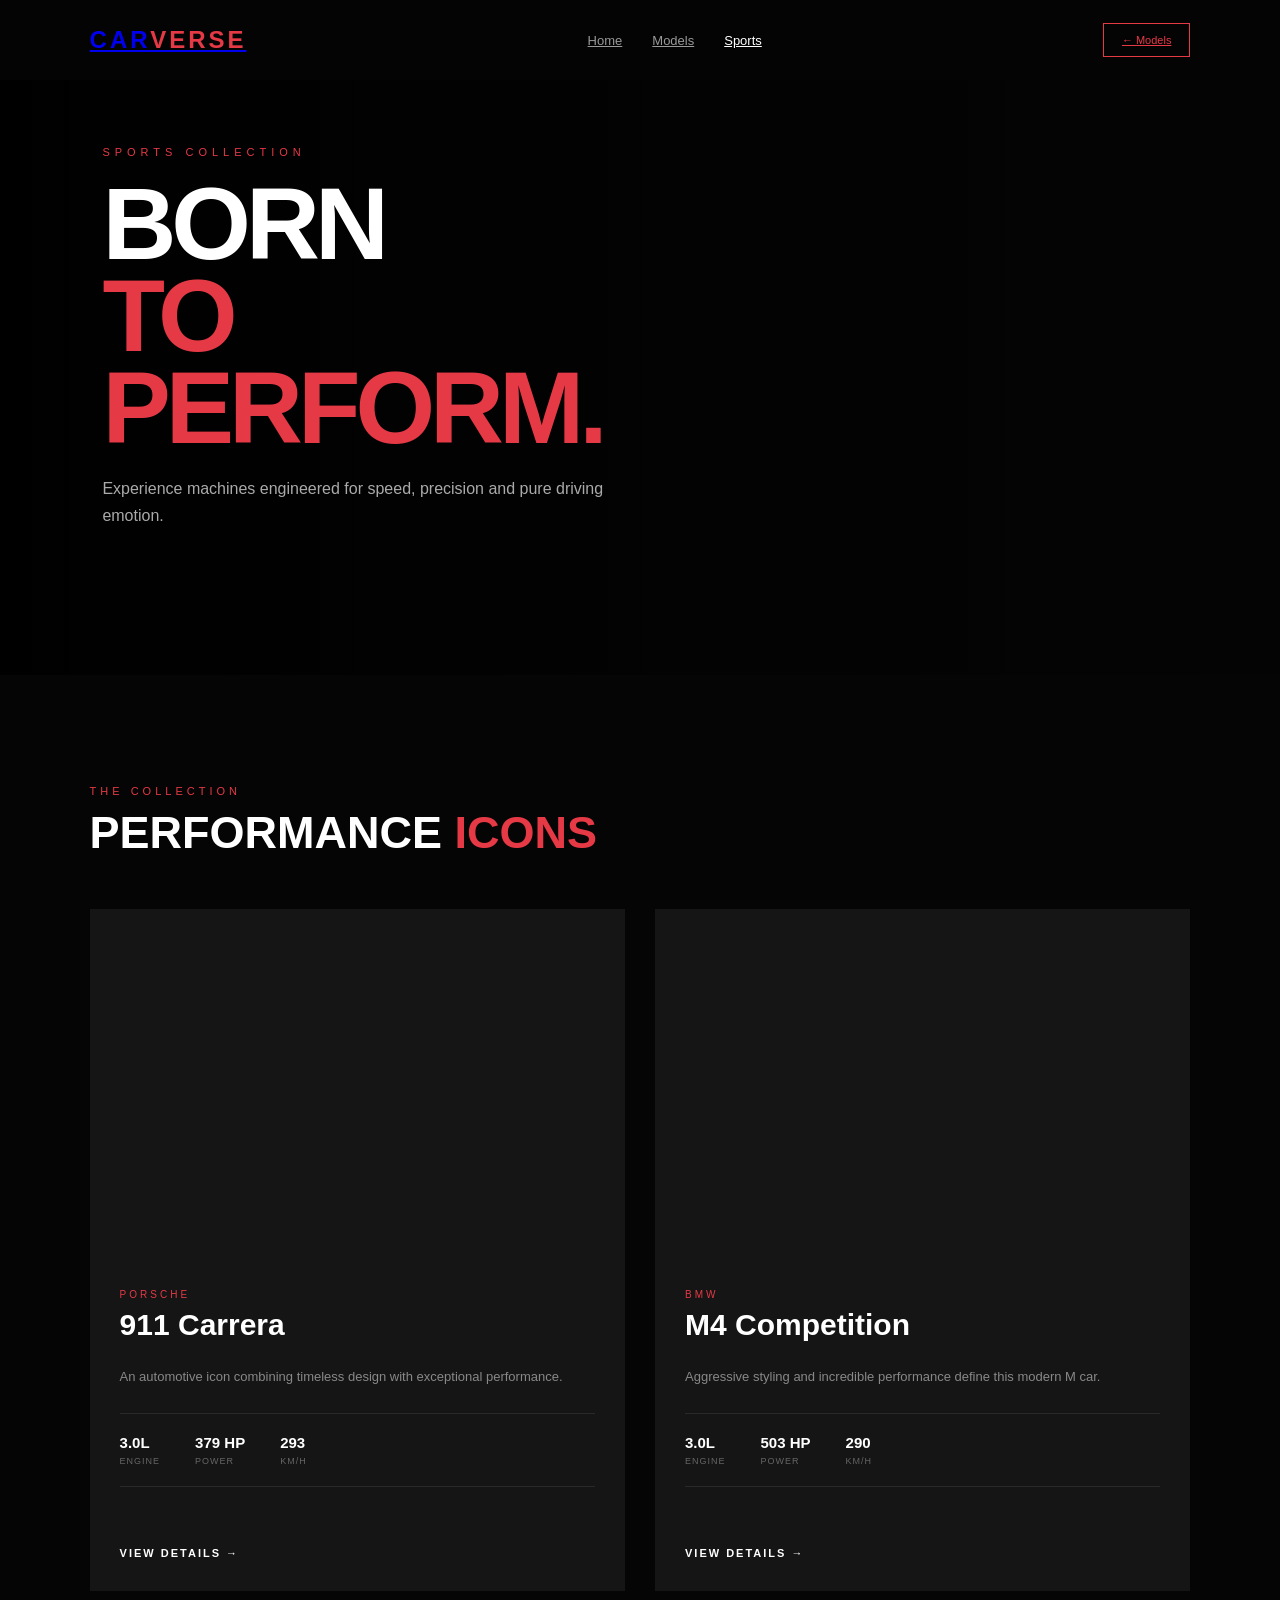
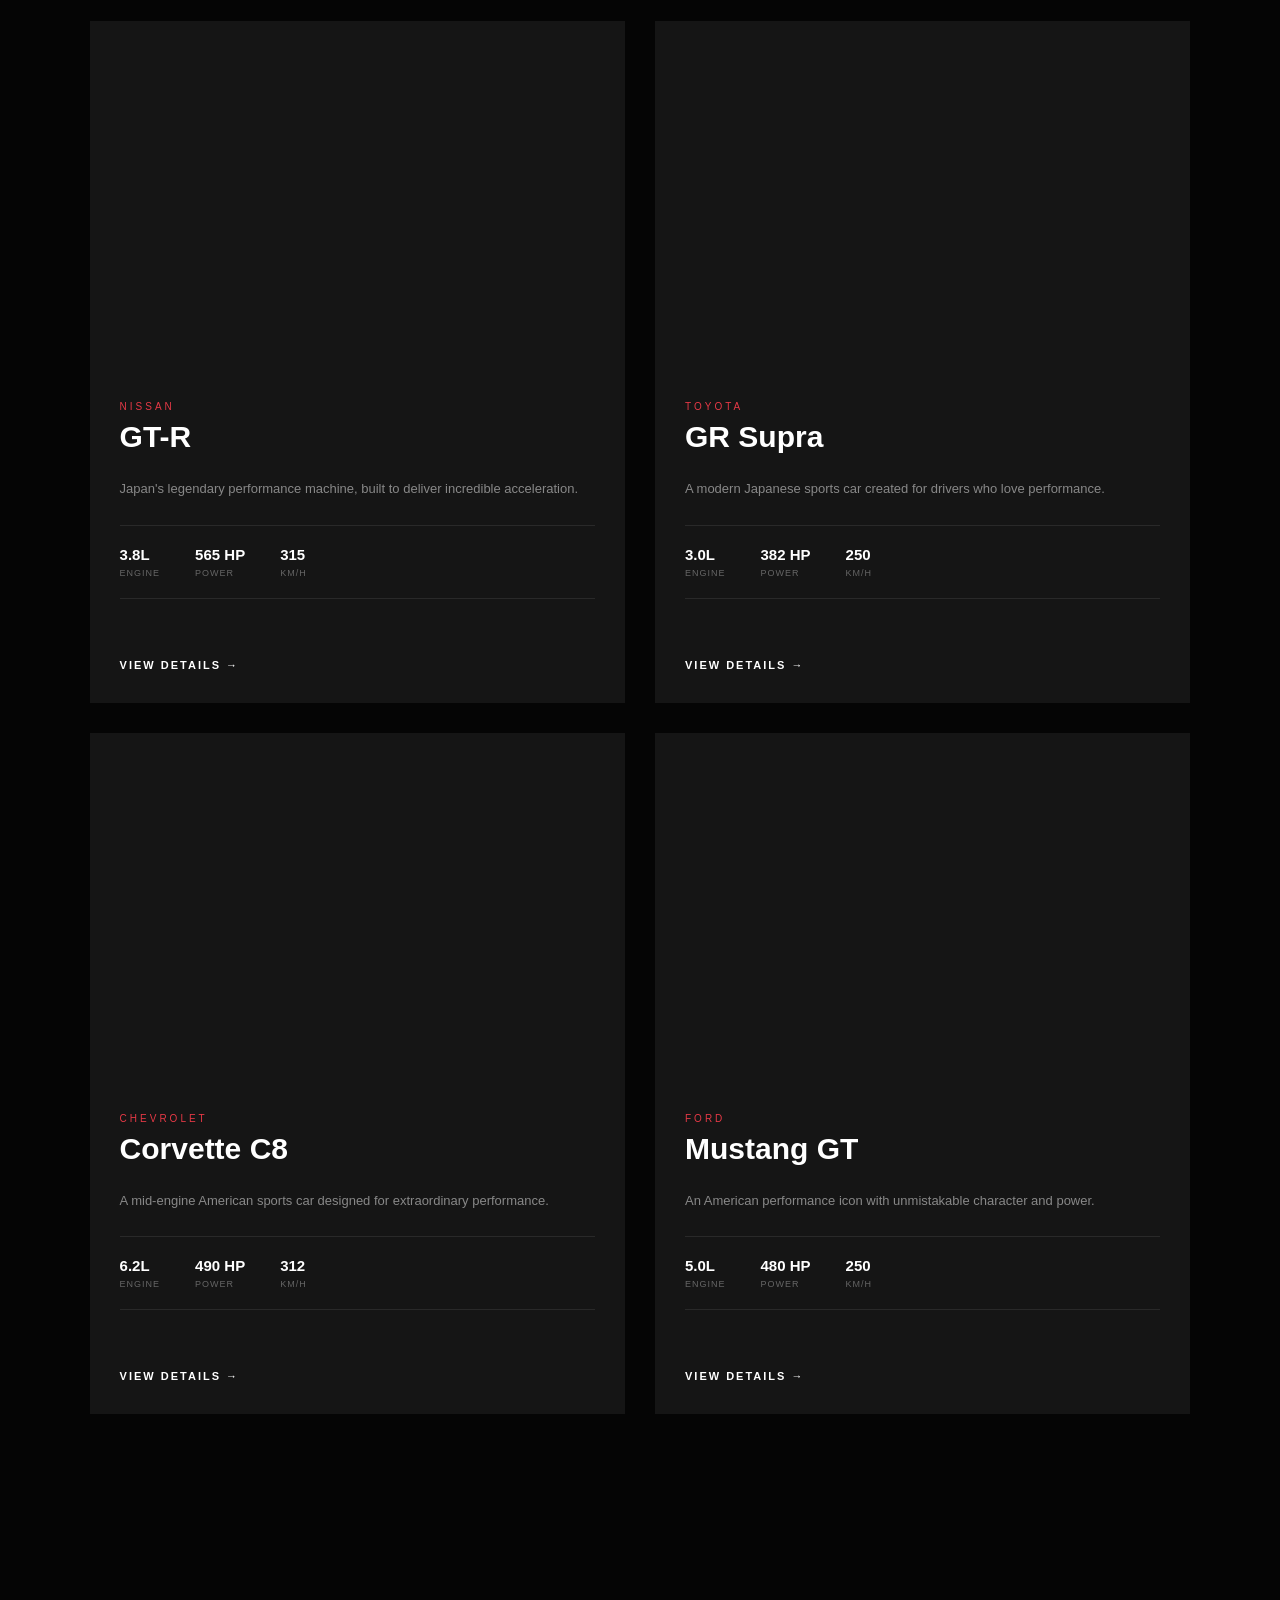
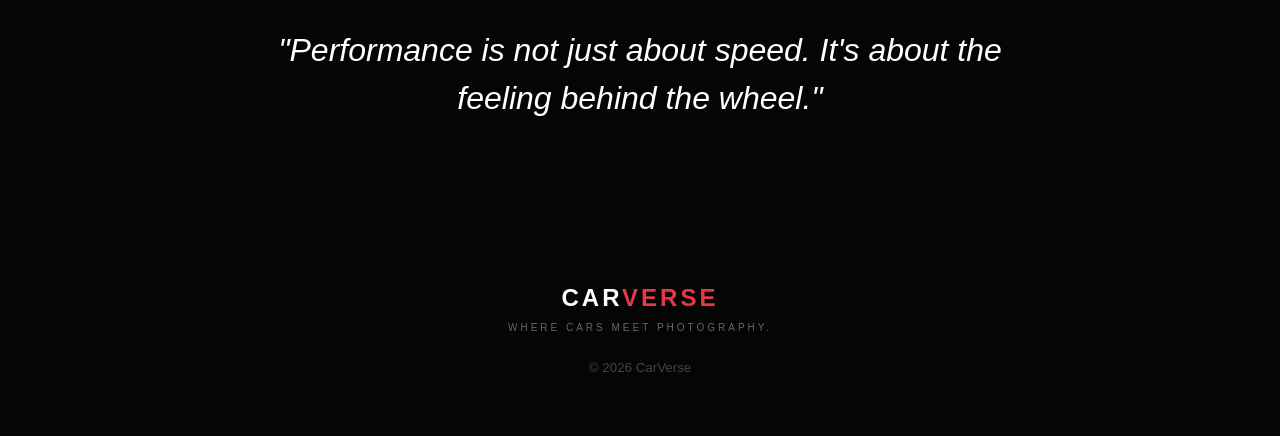
<file: sports.html>
<!DOCTYPE html>
<html lang="en">

<head>
    <meta charset="UTF-8">
    <meta name="viewport" content="width=device-width, initial-scale=1.0">

    <title>CarVerse | Sports Cars</title>

    <link rel="stylesheet" href="style.css">
    <link rel="stylesheet" href="sports.css">
</head>

<body>

    <!-- NAVBAR -->

    <header class="sports-navbar">

        <a href="home.html" class="sports-logo">
            CAR<span>VERSE</span>
        </a>

        <nav>
            <a href="home.html">Home</a>
            <a href="home.html#models">Models</a>
            <a href="sports.html" class="active">Sports</a>
        </nav>

        <a href="home.html#models" class="back-btn">
            ← Models
        </a>

    </header>


    <!-- HERO -->

    <section class="sports-hero">

        <div class="sports-hero-content">

            <p>SPORTS COLLECTION</p>

            <h1>
                BORN<br>
                <span>TO PERFORM.</span>
            </h1>

            <p class="hero-description">
                Experience machines engineered for speed,
                precision and pure driving emotion.
            </p>

        </div>

    </section>


    <!-- SPORTS CARS -->

    <section class="sports-cars">

        <div class="page-heading">

            <p>THE COLLECTION</p>

            <h2>
                PERFORMANCE <span>ICONS</span>
            </h2>

        </div>


        <div class="sports-grid">


            <!-- PORSCHE -->

            <article class="sports-card">

                <div class="sports-image porsche"></div>

                <div class="sports-content">

                    <p class="brand">PORSCHE</p>

                    <h3>911 Carrera</h3>

                    <p class="description">
                        An automotive icon combining timeless
                        design with exceptional performance.
                    </p>

                    <div class="specs">

                        <div>
                            <strong>3.0L</strong>
                            <span>ENGINE</span>
                        </div>

                        <div>
                            <strong>379 HP</strong>
                            <span>POWER</span>
                        </div>

                        <div>
                            <strong>293</strong>
                            <span>KM/H</span>
                        </div>

                    </div>

                    <button onclick="showCarDetails('Porsche 911 Carrera')">
                        VIEW DETAILS →
                    </button>

                </div>

            </article>


            <!-- BMW -->

            <article class="sports-card">

                <div class="sports-image bmw"></div>

                <div class="sports-content">

                    <p class="brand">BMW</p>

                    <h3>M4 Competition</h3>

                    <p class="description">
                        Aggressive styling and incredible
                        performance define this modern M car.
                    </p>

                    <div class="specs">

                        <div>
                            <strong>3.0L</strong>
                            <span>ENGINE</span>
                        </div>

                        <div>
                            <strong>503 HP</strong>
                            <span>POWER</span>
                        </div>

                        <div>
                            <strong>290</strong>
                            <span>KM/H</span>
                        </div>

                    </div>

                    <button onclick="showCarDetails('BMW M4 Competition')">
                        VIEW DETAILS →
                    </button>

                </div>

            </article>


            <!-- NISSAN -->

            <article class="sports-card">

                <div class="sports-image gtr"></div>

                <div class="sports-content">

                    <p class="brand">NISSAN</p>

                    <h3>GT-R</h3>

                    <p class="description">
                        Japan's legendary performance machine,
                        built to deliver incredible acceleration.
                    </p>

                    <div class="specs">

                        <div>
                            <strong>3.8L</strong>
                            <span>ENGINE</span>
                        </div>

                        <div>
                            <strong>565 HP</strong>
                            <span>POWER</span>
                        </div>

                        <div>
                            <strong>315</strong>
                            <span>KM/H</span>
                        </div>

                    </div>

                    <button onclick="showCarDetails('Nissan GT-R')">
                        VIEW DETAILS →
                    </button>

                </div>

            </article>


            <!-- SUPRA -->

            <article class="sports-card">

                <div class="sports-image supra"></div>

                <div class="sports-content">

                    <p class="brand">TOYOTA</p>

                    <h3>GR Supra</h3>

                    <p class="description">
                        A modern Japanese sports car created
                        for drivers who love performance.
                    </p>

                    <div class="specs">

                        <div>
                            <strong>3.0L</strong>
                            <span>ENGINE</span>
                        </div>

                        <div>
                            <strong>382 HP</strong>
                            <span>POWER</span>
                        </div>

                        <div>
                            <strong>250</strong>
                            <span>KM/H</span>
                        </div>

                    </div>

                    <button onclick="showCarDetails('Toyota GR Supra')">
                        VIEW DETAILS →
                    </button>

                </div>

            </article>


            <!-- CORVETTE -->

            <article class="sports-card">

                <div class="sports-image corvette"></div>

                <div class="sports-content">

                    <p class="brand">CHEVROLET</p>

                    <h3>Corvette C8</h3>

                    <p class="description">
                        A mid-engine American sports car
                        designed for extraordinary performance.
                    </p>

                    <div class="specs">

                        <div>
                            <strong>6.2L</strong>
                            <span>ENGINE</span>
                        </div>

                        <div>
                            <strong>490 HP</strong>
                            <span>POWER</span>
                        </div>

                        <div>
                            <strong>312</strong>
                            <span>KM/H</span>
                        </div>

                    </div>

                    <button onclick="showCarDetails('Chevrolet Corvette C8')">
                        VIEW DETAILS →
                    </button>

                </div>

            </article>


            <!-- MUSTANG -->

            <article class="sports-card">

                <div class="sports-image mustang"></div>

                <div class="sports-content">

                    <p class="brand">FORD</p>

                    <h3>Mustang GT</h3>

                    <p class="description">
                        An American performance icon with
                        unmistakable character and power.
                    </p>

                    <div class="specs">

                        <div>
                            <strong>5.0L</strong>
                            <span>ENGINE</span>
                        </div>

                        <div>
                            <strong>480 HP</strong>
                            <span>POWER</span>
                        </div>

                        <div>
                            <strong>250</strong>
                            <span>KM/H</span>
                        </div>

                    </div>

                    <button onclick="showCarDetails('Ford Mustang GT')">
                        VIEW DETAILS →
                    </button>

                </div>

            </article>

        </div>

    </section>


    <!-- QUOTE -->

    <section class="sports-quote">

        <p>
            "Performance is not just about speed.
            It's about the feeling behind the wheel."
        </p>

    </section>


    <!-- FOOTER -->

    <footer class="sports-footer">

        <h2>
            CAR<span>VERSE</span>
        </h2>

        <p>
            WHERE CARS MEET PHOTOGRAPHY.
        </p>

        <small>
            © 2026 CarVerse
        </small>

    </footer>


    <script src="script.js"></script>

</body>

</html>
</file>
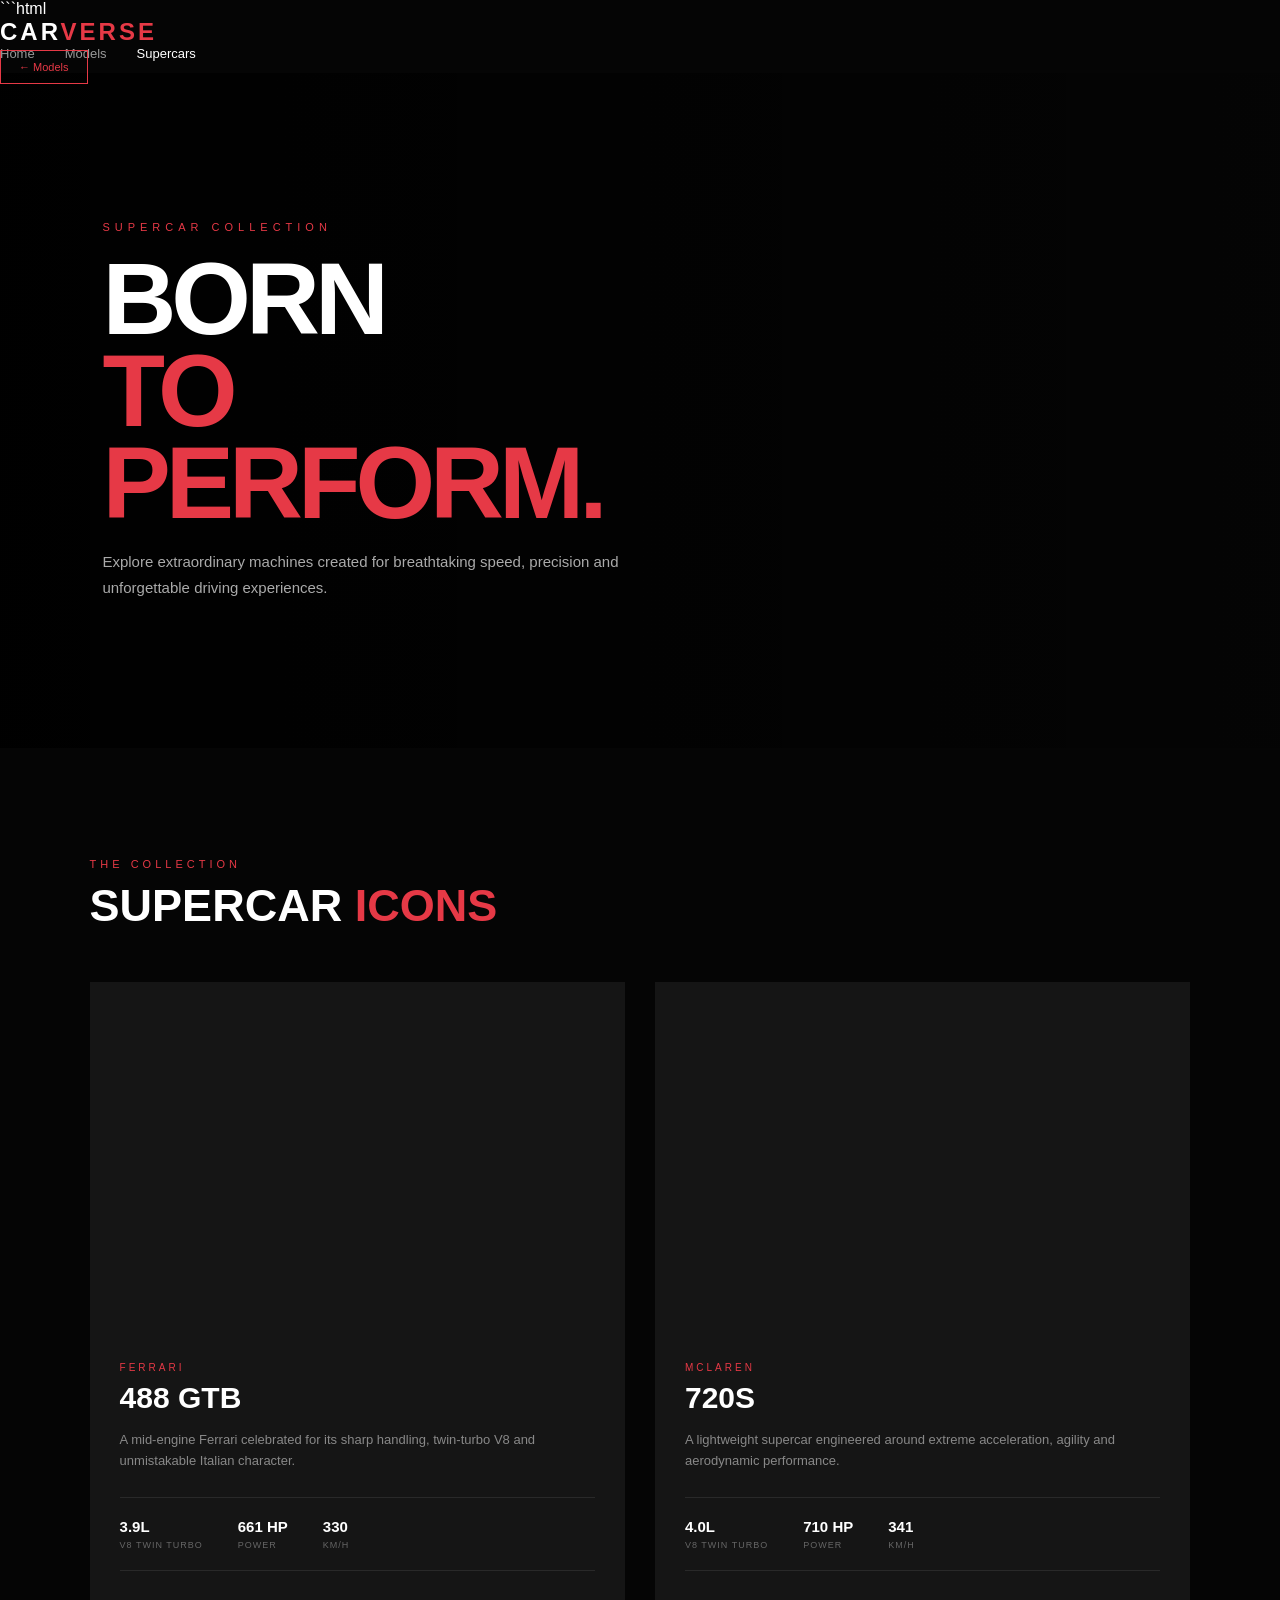
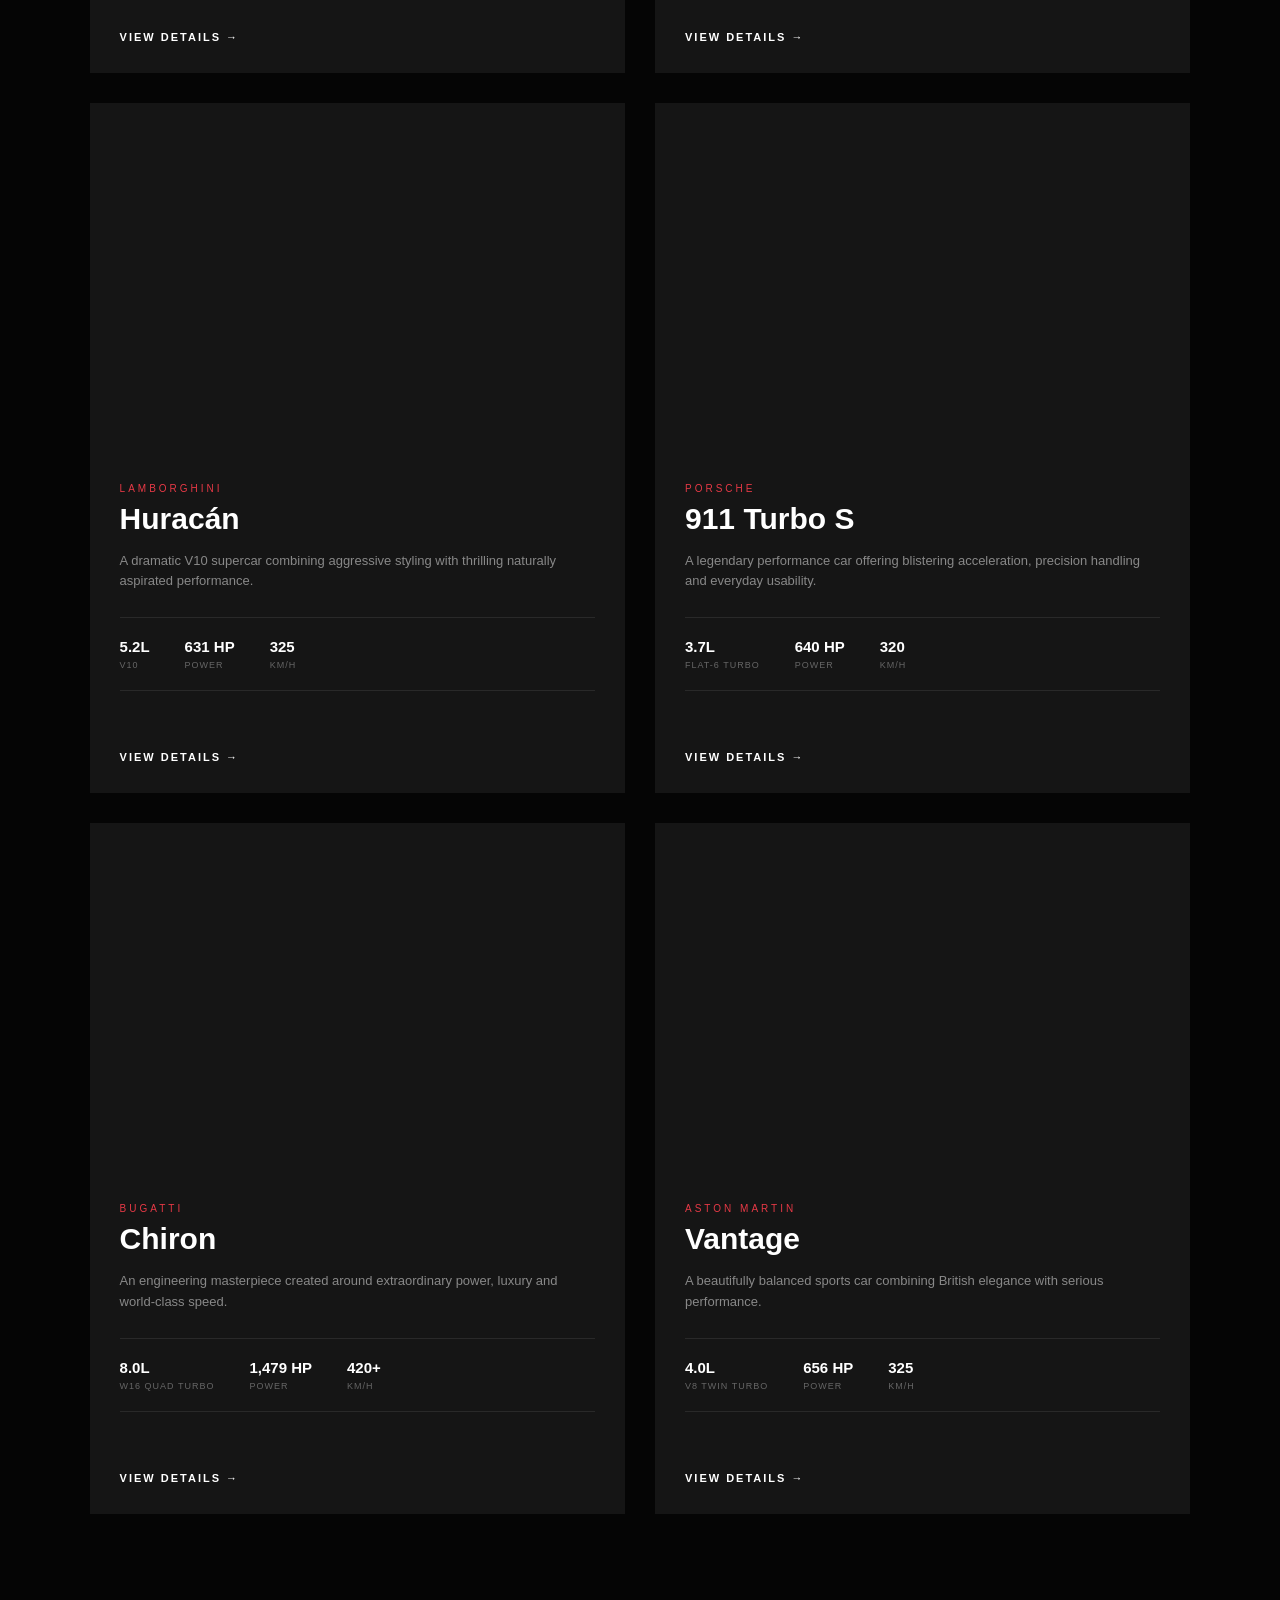
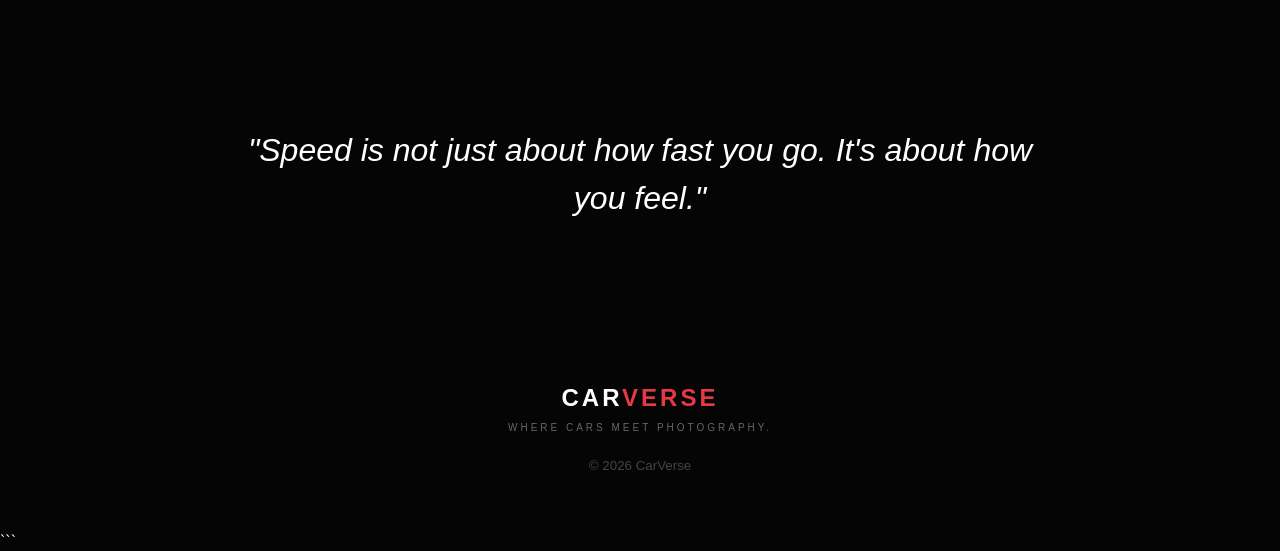
<file: supercars.html>
```html
<!DOCTYPE html>
<html lang="en">

<head>

    <meta charset="UTF-8">

    <meta name="viewport"
          content="width=device-width, initial-scale=1.0">

    <title>CarVerse | Supercars</title>

    <link rel="stylesheet" href="style.css">
    <link rel="stylesheet" href="supercars.css">

</head>

<body>


    <!-- =========================
         NAVBAR
    ========================== -->

    <header class="super-navbar">

        <a href="home.html" class="super-logo">
            CAR<span>VERSE</span>
        </a>


        <nav>

            <a href="home.html">
                Home
            </a>

            <a href="home.html#models">
                Models
            </a>

            <a href="supercars.html" class="active">
                Supercars
            </a>

        </nav>


        <a href="home.html#models"
           class="back-btn">

            ← Models

        </a>

    </header>



    <!-- =========================
         HERO
    ========================== -->

    <section class="super-hero">

        <div class="super-hero-content">

            <p>
                SUPERCAR COLLECTION
            </p>


            <h1>

                BORN<br>

                <span>TO PERFORM.</span>

            </h1>


            <p class="hero-description">

                Explore extraordinary machines created
                for breathtaking speed, precision and
                unforgettable driving experiences.

            </p>

        </div>

    </section>



    <!-- =========================
         COLLECTION
    ========================== -->

    <section class="super-cars">


        <div class="page-heading">

            <p>
                THE COLLECTION
            </p>


            <h2>

                SUPERCAR <span>ICONS</span>

            </h2>

        </div>



        <div class="super-grid">



            <!-- =========================
                 FERRARI
            ========================== -->

            <article class="super-card">

                <div class="super-image ferrari"></div>


                <div class="super-content">

                    <p class="brand">
                        FERRARI
                    </p>


                    <h3>
                        488 GTB
                    </h3>


                    <p class="description">

                        A mid-engine Ferrari celebrated for
                        its sharp handling, twin-turbo V8
                        and unmistakable Italian character.

                    </p>


                    <div class="specs">

                        <div>
                            <strong>3.9L</strong>
                            <span>V8 TWIN TURBO</span>
                        </div>

                        <div>
                            <strong>661 HP</strong>
                            <span>POWER</span>
                        </div>

                        <div>
                            <strong>330</strong>
                            <span>KM/H</span>
                        </div>

                    </div>


                    <button onclick="showCarDetails('Ferrari 488 GTB')">

                        VIEW DETAILS →

                    </button>

                </div>

            </article>



            <!-- =========================
                 MCLAREN
            ========================== -->

            <article class="super-card">

                <div class="super-image mclaren"></div>


                <div class="super-content">

                    <p class="brand">
                        MCLAREN
                    </p>


                    <h3>
                        720S
                    </h3>


                    <p class="description">

                        A lightweight supercar engineered
                        around extreme acceleration, agility
                        and aerodynamic performance.

                    </p>


                    <div class="specs">

                        <div>
                            <strong>4.0L</strong>
                            <span>V8 TWIN TURBO</span>
                        </div>

                        <div>
                            <strong>710 HP</strong>
                            <span>POWER</span>
                        </div>

                        <div>
                            <strong>341</strong>
                            <span>KM/H</span>
                        </div>

                    </div>


                    <button onclick="showCarDetails('McLaren 720S')">

                        VIEW DETAILS →

                    </button>

                </div>

            </article>



            <!-- =========================
                 LAMBORGHINI
            ========================== -->

            <article class="super-card">

                <div class="super-image huracan"></div>


                <div class="super-content">

                    <p class="brand">
                        LAMBORGHINI
                    </p>


                    <h3>
                        Huracán
                    </h3>


                    <p class="description">

                        A dramatic V10 supercar combining
                        aggressive styling with thrilling
                        naturally aspirated performance.

                    </p>


                    <div class="specs">

                        <div>
                            <strong>5.2L</strong>
                            <span>V10</span>
                        </div>

                        <div>
                            <strong>631 HP</strong>
                            <span>POWER</span>
                        </div>

                        <div>
                            <strong>325</strong>
                            <span>KM/H</span>
                        </div>

                    </div>


                    <button onclick="showCarDetails('Lamborghini Huracán')">

                        VIEW DETAILS →

                    </button>

                </div>

            </article>



            <!-- =========================
                 PORSCHE
            ========================== -->

            <article class="super-card">

                <div class="super-image porsche"></div>


                <div class="super-content">

                    <p class="brand">
                        PORSCHE
                    </p>


                    <h3>
                        911 Turbo S
                    </h3>


                    <p class="description">

                        A legendary performance car offering
                        blistering acceleration, precision
                        handling and everyday usability.

                    </p>


                    <div class="specs">

                        <div>
                            <strong>3.7L</strong>
                            <span>FLAT-6 TURBO</span>
                        </div>

                        <div>
                            <strong>640 HP</strong>
                            <span>POWER</span>
                        </div>

                        <div>
                            <strong>320</strong>
                            <span>KM/H</span>
                        </div>

                    </div>


                    <button onclick="showCarDetails('Porsche 911 Turbo S')">

                        VIEW DETAILS →

                    </button>

                </div>

            </article>



            <!-- =========================
                 BUGATTI
            ========================== -->

            <article class="super-card">

                <div class="super-image bugatti"></div>


                <div class="super-content">

                    <p class="brand">
                        BUGATTI
                    </p>


                    <h3>
                        Chiron
                    </h3>


                    <p class="description">

                        An engineering masterpiece created
                        around extraordinary power, luxury
                        and world-class speed.

                    </p>


                    <div class="specs">

                        <div>
                            <strong>8.0L</strong>
                            <span>W16 QUAD TURBO</span>
                        </div>

                        <div>
                            <strong>1,479 HP</strong>
                            <span>POWER</span>
                        </div>

                        <div>
                            <strong>420+</strong>
                            <span>KM/H</span>
                        </div>

                    </div>


                    <button onclick="showCarDetails('Bugatti Chiron')">

                        VIEW DETAILS →

                    </button>

                </div>

            </article>



            <!-- =========================
                 ASTON MARTIN
            ========================== -->

            <article class="super-card">

                <div class="super-image aston"></div>


                <div class="super-content">

                    <p class="brand">
                        ASTON MARTIN
                    </p>


                    <h3>
                        Vantage
                    </h3>


                    <p class="description">

                        A beautifully balanced sports car
                        combining British elegance with
                        serious performance.

                    </p>


                    <div class="specs">

                        <div>
                            <strong>4.0L</strong>
                            <span>V8 TWIN TURBO</span>
                        </div>

                        <div>
                            <strong>656 HP</strong>
                            <span>POWER</span>
                        </div>

                        <div>
                            <strong>325</strong>
                            <span>KM/H</span>
                        </div>

                    </div>


                    <button onclick="showCarDetails('Aston Martin Vantage')">

                        VIEW DETAILS →

                    </button>

                </div>

            </article>


        </div>

    </section>



    <!-- =========================
         QUOTE
    ========================== -->

    <section class="super-quote">

        <p>

            "Speed is not just about how fast
            you go. It's about how you feel."

        </p>

    </section>



    <!-- =========================
         FOOTER
    ========================== -->

    <footer class="super-footer">


        <h2>

            CAR<span>VERSE</span>

        </h2>


        <p>

            WHERE CARS MEET PHOTOGRAPHY.

        </p>


        <small>

            © 2026 CarVerse

        </small>


    </footer>



    <script src="script.js"></script>


</body>

</html>
```
</file>
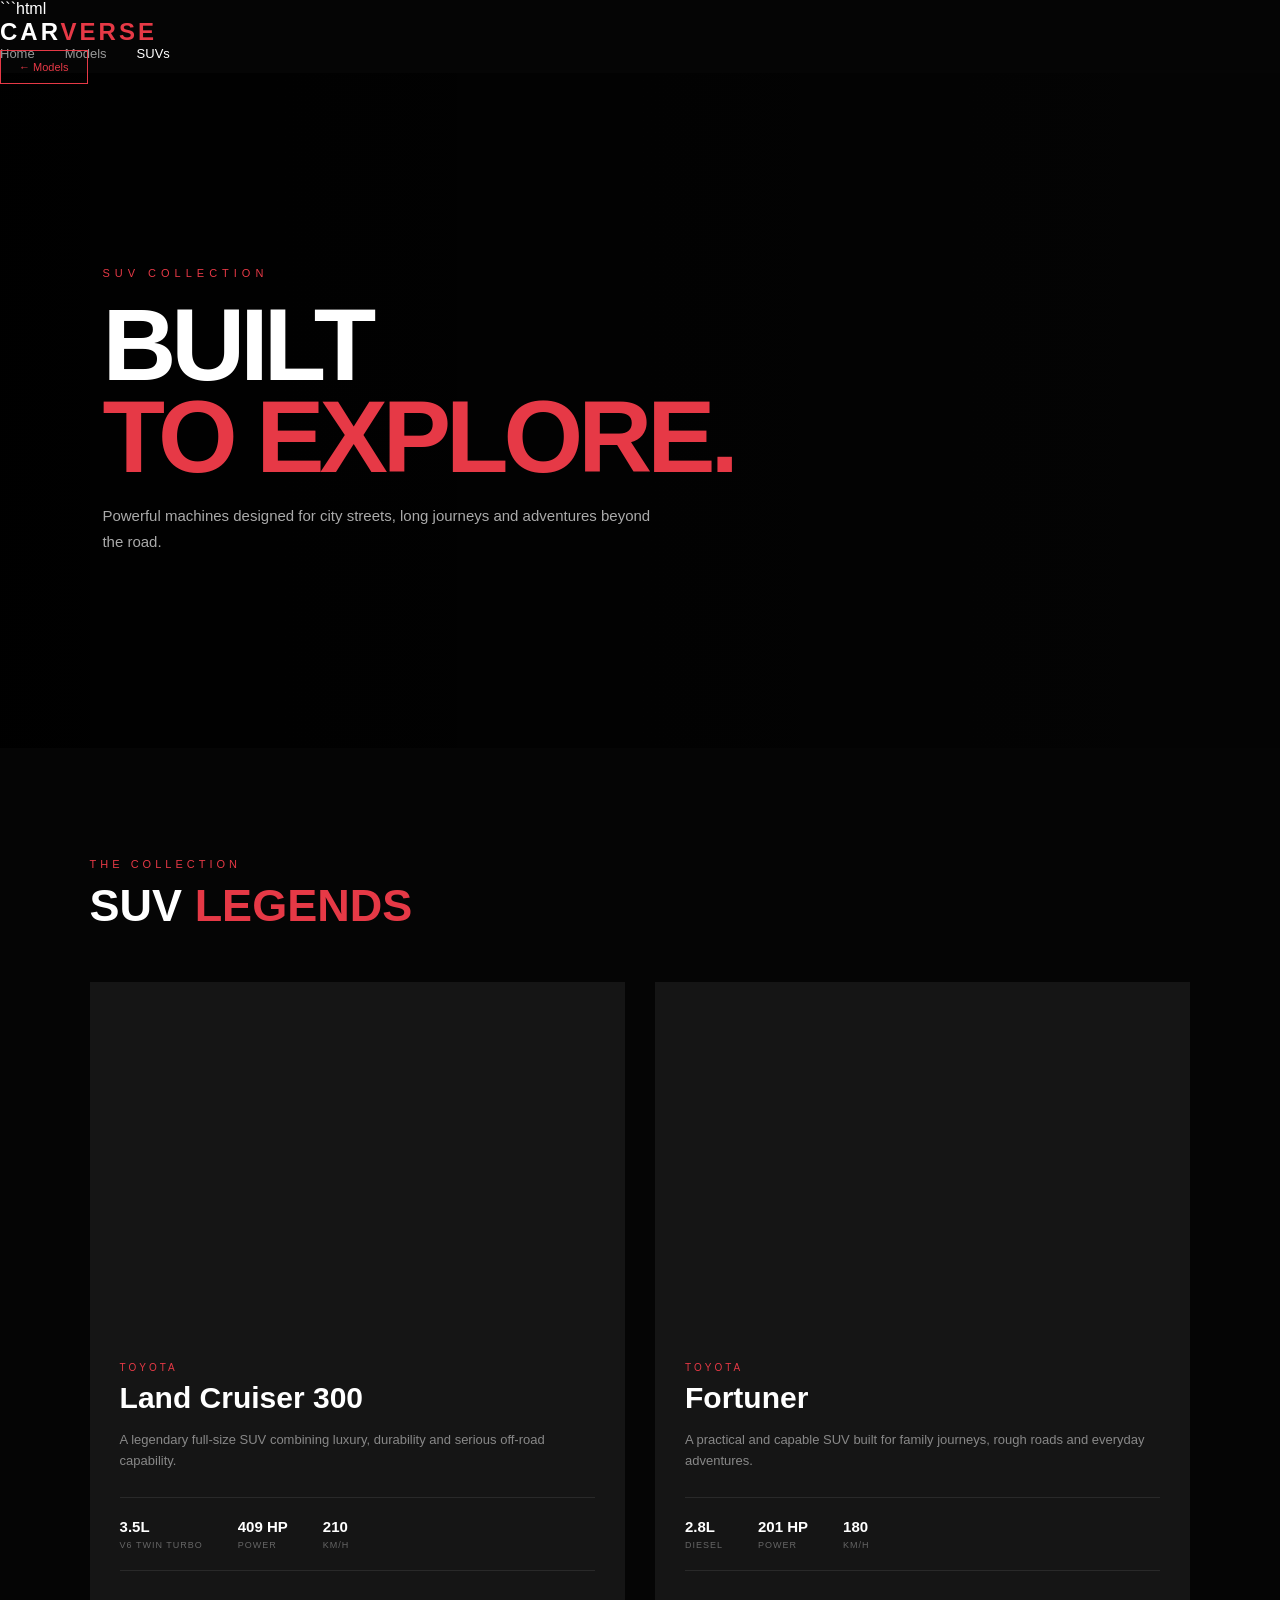
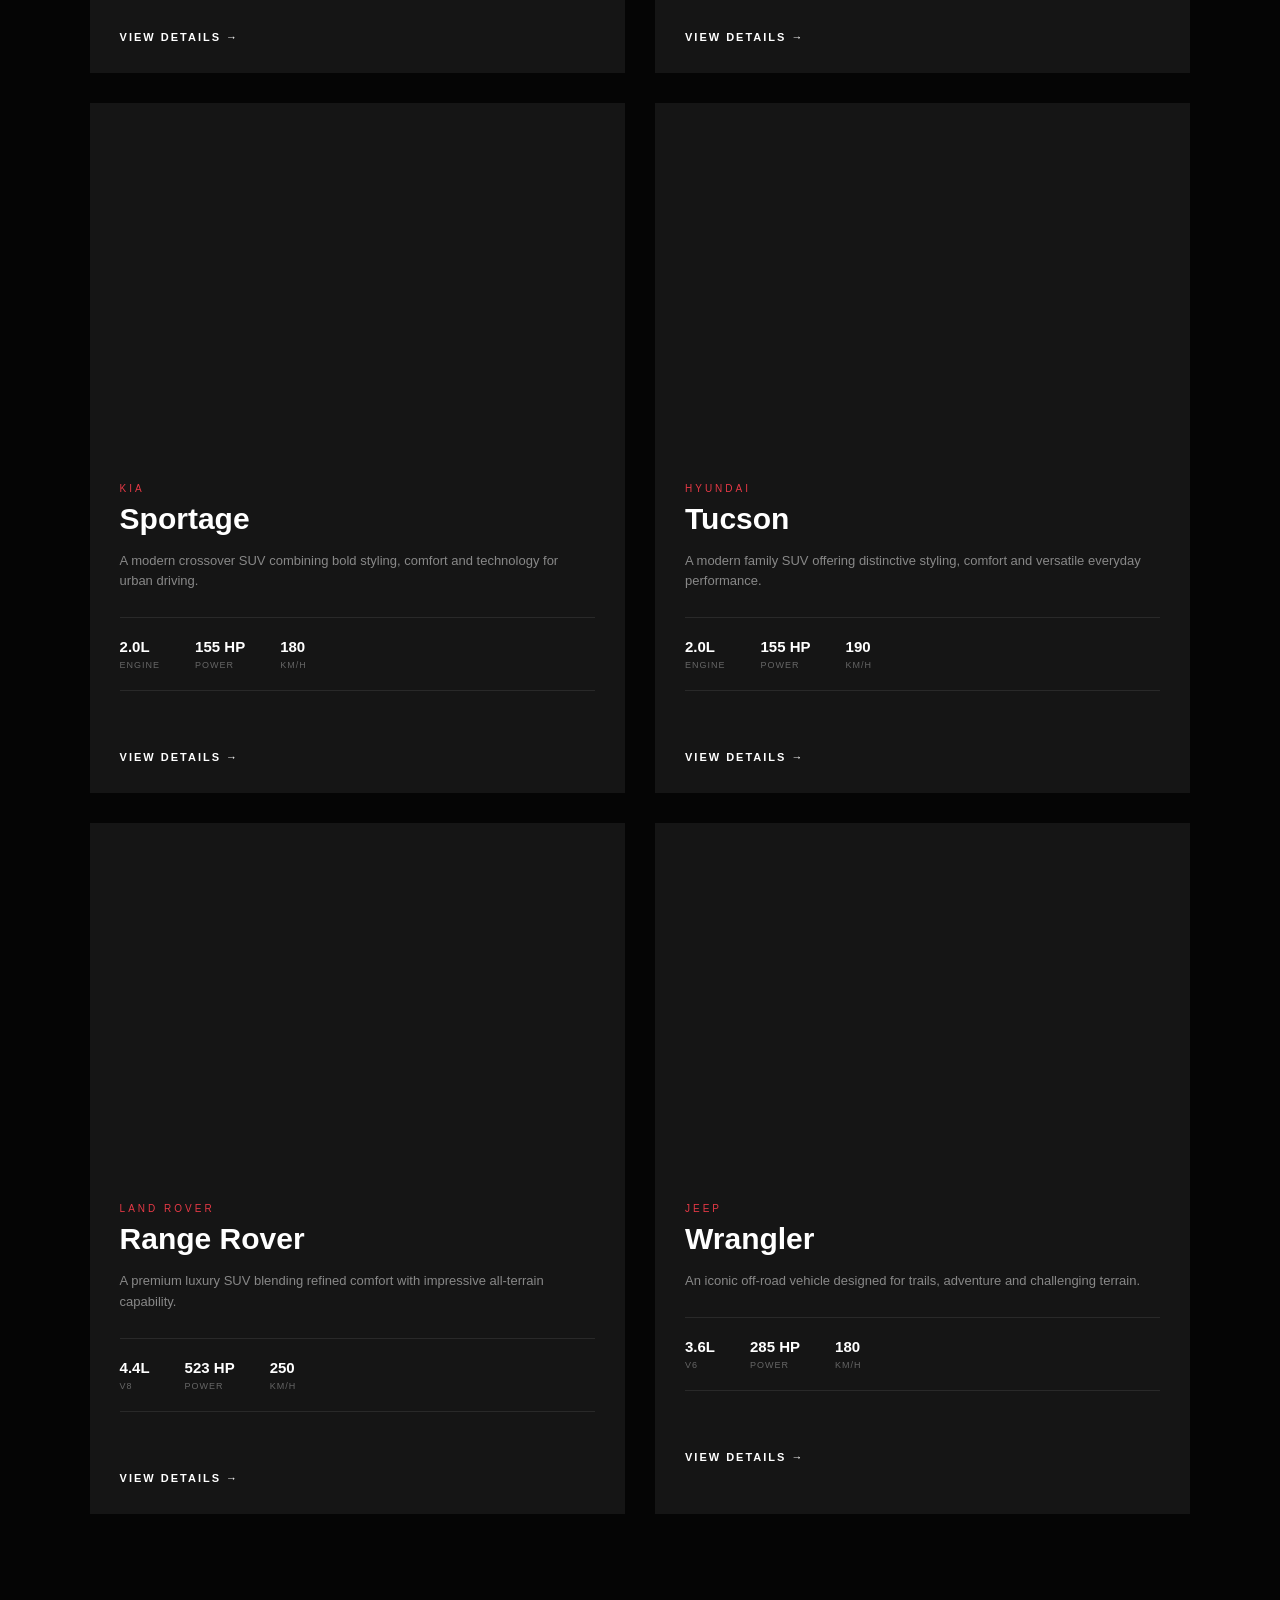
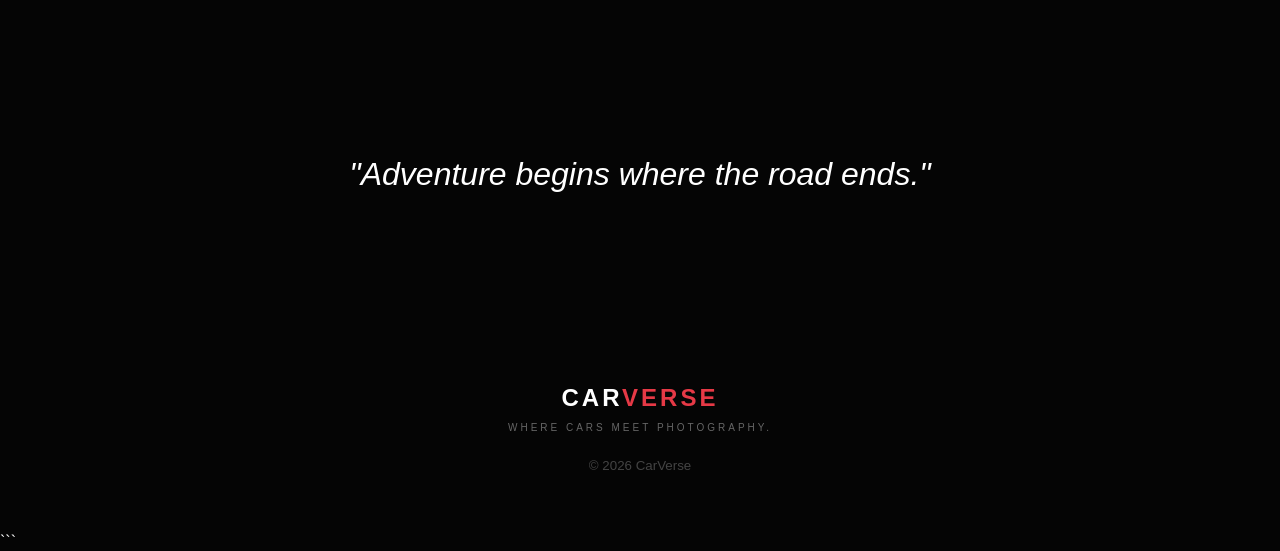
<file: suv.html>
```html
<!DOCTYPE html>
<html lang="en">

<head>

    <meta charset="UTF-8">

    <meta name="viewport"
          content="width=device-width, initial-scale=1.0">

    <title>CarVerse | SUVs</title>

    <link rel="stylesheet" href="style.css">

    <link rel="stylesheet" href="suv.css">

</head>


<body>


    <!-- =========================
         NAVBAR
    ========================== -->

    <header class="suv-navbar">

        <a href="home.html" class="suv-logo">

            CAR<span>VERSE</span>

        </a>


        <nav>

            <a href="home.html">
                Home
            </a>

            <a href="home.html#models">
                Models
            </a>

            <a href="suv.html" class="active">
                SUVs
            </a>

        </nav>


        <a href="home.html#models"
           class="back-btn">

            ← Models

        </a>

    </header>



    <!-- =========================
         HERO
    ========================== -->

    <section class="suv-hero">

        <div class="suv-hero-content">

            <p>
                SUV COLLECTION
            </p>


            <h1>

                BUILT<br>

                <span>TO EXPLORE.</span>

            </h1>


            <p class="hero-description">

                Powerful machines designed for city streets,
                long journeys and adventures beyond the road.

            </p>

        </div>

    </section>



    <!-- =========================
         COLLECTION
    ========================== -->

    <section class="suv-cars">


        <div class="page-heading">

            <p>
                THE COLLECTION
            </p>


            <h2>

                SUV <span>LEGENDS</span>

            </h2>

        </div>



        <div class="suv-grid">



            <!-- =========================
                 LAND CRUISER
            ========================== -->

            <article class="suv-card">


                <div class="suv-image landcruiser"></div>


                <div class="suv-content">


                    <p class="brand">
                        TOYOTA
                    </p>


                    <h3>
                        Land Cruiser 300
                    </h3>


                    <p class="description">

                        A legendary full-size SUV combining
                        luxury, durability and serious
                        off-road capability.

                    </p>


                    <div class="specs">


                        <div>

                            <strong>
                                3.5L
                            </strong>

                            <span>
                                V6 TWIN TURBO
                            </span>

                        </div>


                        <div>

                            <strong>
                                409 HP
                            </strong>

                            <span>
                                POWER
                            </span>

                        </div>


                        <div>

                            <strong>
                                210
                            </strong>

                            <span>
                                KM/H
                            </span>

                        </div>


                    </div>


                    <button
                        onclick="showCarDetails('Toyota Land Cruiser 300')">

                        VIEW DETAILS →

                    </button>


                </div>

            </article>



            <!-- =========================
                 FORTUNER
            ========================== -->

            <article class="suv-card">


                <div class="suv-image fortuner"></div>


                <div class="suv-content">


                    <p class="brand">
                        TOYOTA
                    </p>


                    <h3>
                        Fortuner
                    </h3>


                    <p class="description">

                        A practical and capable SUV built
                        for family journeys, rough roads
                        and everyday adventures.

                    </p>


                    <div class="specs">


                        <div>

                            <strong>
                                2.8L
                            </strong>

                            <span>
                                DIESEL
                            </span>

                        </div>


                        <div>

                            <strong>
                                201 HP
                            </strong>

                            <span>
                                POWER
                            </span>

                        </div>


                        <div>

                            <strong>
                                180
                            </strong>

                            <span>
                                KM/H
                            </span>

                        </div>


                    </div>


                    <button
                        onclick="showCarDetails('Toyota Fortuner')">

                        VIEW DETAILS →

                    </button>


                </div>

            </article>



            <!-- =========================
                 KIA SPORTAGE
            ========================== -->

            <article class="suv-card">


                <div class="suv-image sportage"></div>


                <div class="suv-content">


                    <p class="brand">
                        KIA
                    </p>


                    <h3>
                        Sportage
                    </h3>


                    <p class="description">

                        A modern crossover SUV combining
                        bold styling, comfort and technology
                        for urban driving.

                    </p>


                    <div class="specs">


                        <div>

                            <strong>
                                2.0L
                            </strong>

                            <span>
                                ENGINE
                            </span>

                        </div>


                        <div>

                            <strong>
                                155 HP
                            </strong>

                            <span>
                                POWER
                            </span>

                        </div>


                        <div>

                            <strong>
                                180
                            </strong>

                            <span>
                                KM/H
                            </span>

                        </div>


                    </div>


                    <button
                        onclick="showCarDetails('Kia Sportage')">

                        VIEW DETAILS →

                    </button>


                </div>

            </article>



            <!-- =========================
                 HYUNDAI TUCSON
            ========================== -->

            <article class="suv-card">


                <div class="suv-image tucson"></div>


                <div class="suv-content">


                    <p class="brand">
                        HYUNDAI
                    </p>


                    <h3>
                        Tucson
                    </h3>


                    <p class="description">

                        A modern family SUV offering
                        distinctive styling, comfort and
                        versatile everyday performance.

                    </p>


                    <div class="specs">


                        <div>

                            <strong>
                                2.0L
                            </strong>

                            <span>
                                ENGINE
                            </span>

                        </div>


                        <div>

                            <strong>
                                155 HP
                            </strong>

                            <span>
                                POWER
                            </span>

                        </div>


                        <div>

                            <strong>
                                190
                            </strong>

                            <span>
                                KM/H
                            </span>

                        </div>


                    </div>


                    <button
                        onclick="showCarDetails('Hyundai Tucson')">

                        VIEW DETAILS →

                    </button>


                </div>

            </article>



            <!-- =========================
                 RANGE ROVER
            ========================== -->

            <article class="suv-card">


                <div class="suv-image rangerover"></div>


                <div class="suv-content">


                    <p class="brand">
                        LAND ROVER
                    </p>


                    <h3>
                        Range Rover
                    </h3>


                    <p class="description">

                        A premium luxury SUV blending
                        refined comfort with impressive
                        all-terrain capability.

                    </p>


                    <div class="specs">


                        <div>

                            <strong>
                                4.4L
                            </strong>

                            <span>
                                V8
                            </span>

                        </div>


                        <div>

                            <strong>
                                523 HP
                            </strong>

                            <span>
                                POWER
                            </span>

                        </div>


                        <div>

                            <strong>
                                250
                            </strong>

                            <span>
                                KM/H
                            </span>

                        </div>


                    </div>


                    <button
                        onclick="showCarDetails('Range Rover')">

                        VIEW DETAILS →

                    </button>


                </div>

            </article>



            <!-- =========================
                 JEEP WRANGLER
            ========================== -->

            <article class="suv-card">


                <div class="suv-image wrangler"></div>


                <div class="suv-content">


                    <p class="brand">
                        JEEP
                    </p>


                    <h3>
                        Wrangler
                    </h3>


                    <p class="description">

                        An iconic off-road vehicle designed
                        for trails, adventure and challenging
                        terrain.

                    </p>


                    <div class="specs">


                        <div>

                            <strong>
                                3.6L
                            </strong>

                            <span>
                                V6
                            </span>

                        </div>


                        <div>

                            <strong>
                                285 HP
                            </strong>

                            <span>
                                POWER
                            </span>

                        </div>


                        <div>

                            <strong>
                                180
                            </strong>

                            <span>
                                KM/H
                            </span>

                        </div>


                    </div>


                    <button
                        onclick="showCarDetails('Jeep Wrangler')">

                        VIEW DETAILS →

                    </button>


                </div>

            </article>


        </div>

    </section>



    <!-- =========================
         QUOTE
    ========================== -->

    <section class="suv-quote">

        <p>

            "Adventure begins where
            the road ends."

        </p>

    </section>



    <!-- =========================
         FOOTER
    ========================== -->

    <footer class="suv-footer">


        <h2>

            CAR<span>VERSE</span>

        </h2>


        <p>

            WHERE CARS MEET PHOTOGRAPHY.

        </p>


        <small>

            © 2026 CarVerse

        </small>


    </footer>



    <!-- JAVASCRIPT -->

    <script src="script.js"></script>


</body>

</html>
```
</file>
<file: style.css>
* {
    margin: 0;
    padding: 0;
    box-sizing: border-box;
}

html,
body {
    width: 100%;
    height: 100%;
    font-family: Arial, Helvetica, sans-serif;
    background: #050505;
    color: white;
}


/* =========================
   WELCOME SECTION
========================= */

.welcome {
    min-height: 100vh;
    position: relative;

    display: flex;
    align-items: center;

    overflow: hidden;

    background-image:
        linear-gradient(
            90deg,
            rgba(0, 0, 0, 0.90),
            rgba(0, 0, 0, 0.55),
            rgba(0, 0, 0, 0.35)
        ),
        url("https://images.unsplash.com/photo-1503376780353-7e6692767b70");

    background-size: cover;
    background-position: center;
}


/* =========================
   NAVBAR
========================= */

.navbar {
    position: absolute;

    top: 0;
    left: 0;

    width: 100%;

    padding: 30px 6%;

    display: flex;
    justify-content: space-between;
    align-items: center;
}

.logo {
    font-size: 25px;
    font-weight: 800;

    letter-spacing: 4px;
}

.logo span {
    color: #e63946;
}

.nav-right {
    font-size: 11px;
    letter-spacing: 3px;

    color: #bbb;
}


/* =========================
   CONTENT
========================= */

.welcome-content {
    margin-left: 9%;

    max-width: 700px;

    animation: fadeUp 1.2s ease;
}

.subtitle {
    font-size: 13px;

    letter-spacing: 7px;

    color: #e63946;

    margin-bottom: 20px;
}

h1 {
    font-size: clamp(65px, 10vw, 150px);

    line-height: 0.9;

    letter-spacing: -5px;

    font-weight: 900;
}

h1 span {
    color: #e63946;
}

.tagline {
    margin-top: 25px;

    font-size: 17px;

    letter-spacing: 6px;

    color: #ddd;
}

.description {
    margin-top: 25px;

    max-width: 550px;

    color: #aaa;

    line-height: 1.7;

    font-size: 15px;
}


/* =========================
   BUTTON
========================= */

button {
    margin-top: 35px;

    padding: 16px 30px;

    background: #e63946;

    border: none;

    color: white;

    font-size: 13px;

    font-weight: bold;

    letter-spacing: 2px;

    cursor: pointer;

    transition: 0.3s;
}

button span {
    margin-left: 15px;

    font-size: 18px;
}

button:hover {
    background: #ff4b59;

    transform: translateX(5px);
}


/* =========================
   BOTTOM
========================= */

.bottom-text {
    position: absolute;

    bottom: 30px;

    left: 6%;

    right: 6%;

    display: flex;

    justify-content: space-between;

    color: #777;

    font-size: 10px;

    letter-spacing: 3px;
}


/* =========================
   ANIMATION
========================= */

@keyframes fadeUp {

    from {
        opacity: 0;
        transform: translateY(40px);
    }

    to {
        opacity: 1;
        transform: translateY(0);
    }

}


/* =========================
   MOBILE
========================= */

@media (max-width: 700px) {

    .nav-right {
        display: none;
    }

    .welcome-content {
        margin-left: 7%;
        margin-right: 7%;
    }

    h1 {
        font-size: 70px;
        letter-spacing: -3px;
    }

    .tagline {
        font-size: 12px;
        letter-spacing: 3px;
    }

    .description {
        font-size: 14px;
    }

    .bottom-text {
        font-size: 8px;
        letter-spacing: 1px;
    }

}
</file>
<file: classic.css>
```css
/* =========================
   NAVBAR
========================= */

.classic-navbar {

    position: fixed;

    top: 0;
    left: 0;

    width: 100%;
    height: 80px;

    padding: 0 7%;

    display: flex;
    align-items: center;
    justify-content: space-between;

    background: rgba(5, 5, 5, 0.92);

    backdrop-filter: blur(12px);

    z-index: 1000;
}


/* LOGO */

.classic-logo {

    color: white;

    text-decoration: none;

    font-size: 24px;

    font-weight: 900;

    letter-spacing: 3px;
}

.classic-logo span {

    color: #e63946;
}


/* NAVIGATION */

.classic-navbar nav {

    display: flex;

    gap: 30px;
}

.classic-navbar nav a {

    color: #999;

    text-decoration: none;

    font-size: 13px;

    transition: 0.3s;
}

.classic-navbar nav a:hover,
.classic-navbar nav a.active {

    color: white;
}


/* BACK BUTTON */

.back-btn {

    color: #e63946;

    text-decoration: none;

    border: 1px solid #e63946;

    padding: 10px 18px;

    font-size: 11px;

    transition: 0.3s;
}

.back-btn:hover {

    background: #e63946;

    color: white;
}



/* =========================
   HERO
========================= */

.classic-hero {

    height: 75vh;

    display: flex;

    align-items: center;

    padding: 100px 8%;

    background:

        linear-gradient(
            90deg,
            rgba(0, 0, 0, 0.95),
            rgba(0, 0, 0, 0.60),
            rgba(0, 0, 0, 0.20)
        ),

        url("https://images.unsplash.com/photo-1549317661-bd32c8ce0db2");

    background-size: cover;

    background-position: center;
}


.classic-hero-content {

    max-width: 650px;
}


/* SMALL TITLE */

.classic-hero-content > p:first-child {

    color: #e63946;

    font-size: 11px;

    letter-spacing: 5px;
}


/* HERO TITLE */

.classic-hero h1 {

    color: white;

    font-size: clamp(55px, 8vw, 110px);

    line-height: 0.9;

    margin: 20px 0;
}


.classic-hero h1 span {

    color: #e63946;
}


/* DESCRIPTION */

.hero-description {

    max-width: 550px;

    color: #aaa;

    line-height: 1.7;

    font-size: 15px;
}



/* =========================
   COLLECTION SECTION
========================= */

.classic-cars {

    padding: 110px 7%;
}


/* HEADING */

.page-heading {

    margin-bottom: 50px;
}


.page-heading p {

    color: #e63946;

    letter-spacing: 4px;

    font-size: 11px;

    margin-bottom: 10px;
}


.page-heading h2 {

    color: white;

    font-size: 45px;

    margin: 0;
}


.page-heading span {

    color: #e63946;
}



/* =========================
   GRID
========================= */

.classic-grid {

    display: grid;

    grid-template-columns: repeat(2, 1fr);

    gap: 30px;
}



/* =========================
   CAR CARD
========================= */

.classic-card {

    background: #151515;

    overflow: hidden;

    transition: 0.4s;
}


.classic-card:hover {

    transform: translateY(-8px);

    box-shadow:
        0 20px 50px rgba(0, 0, 0, 0.5);
}



/* =========================
   CAR IMAGE
========================= */

.classic-image {

    height: 350px;

    background-size: cover;

    background-position: center;

    transition: 0.6s;
}


.classic-card:hover .classic-image {

    transform: scale(1.04);
}



/* =========================
   CAR PHOTOS
========================= */

.grande {

    background-image:
    url("https://images.unsplash.com/photo-1549317661-bd32c8ce0db2");
}


.civic {

    background-image:
    url("https://images.unsplash.com/photo-1606664515524-ed2f786a0bd6");
}


.camry {

    background-image:
    url("https://images.unsplash.com/photo-1621007947382-bb3c3994e3a4");
}


.accord {

    background-image:
    url("https://images.unsplash.com/photo-1619767886558-efdc259cde1a");
}


.markx {

    background-image:
    url("https://images.unsplash.com/photo-1492144534655-ae79c964c9d7");
}


.city {

    background-image:
    url("https://images.unsplash.com/photo-1542362567-b07e54358753");
}



/* =========================
   CONTENT
========================= */

.classic-content {

    padding: 30px;
}


.brand {

    color: #e63946;

    font-size: 10px;

    letter-spacing: 3px;

    margin: 0;
}


.classic-content h3 {

    color: white;

    font-size: 30px;

    margin: 8px 0 15px;
}


.description {

    color: #888;

    font-size: 13px;

    line-height: 1.6;

    margin: 0;
}



/* =========================
   SPECIFICATIONS
========================= */

.specs {

    display: flex;

    gap: 35px;

    margin: 25px 0;

    padding: 20px 0;

    border-top: 1px solid #292929;

    border-bottom: 1px solid #292929;
}


.specs div {

    display: flex;

    flex-direction: column;

    gap: 5px;
}


.specs strong {

    color: white;

    font-size: 15px;
}


.specs span {

    color: #666;

    font-size: 9px;

    letter-spacing: 1px;
}



/* =========================
   VIEW DETAILS BUTTON
========================= */

.classic-content button {

    background: none;

    border: none;

    padding: 0;

    color: white;

    font-size: 11px;

    font-weight: bold;

    letter-spacing: 2px;

    cursor: pointer;

    transition: 0.3s;
}


.classic-content button:hover {

    color: #e63946;

    transform: translateX(5px);
}



/* =========================
   QUOTE
========================= */

.classic-quote {

    min-height: 300px;

    padding: 60px 10%;

    display: flex;

    align-items: center;

    justify-content: center;

    text-align: center;
}


.classic-quote p {

    max-width: 800px;

    color: white;

    font-size: 32px;

    line-height: 1.5;

    font-style: italic;
}



/* =========================
   FOOTER
========================= */

.classic-footer {

    padding: 60px 7%;

    text-align: center;

    background: #050505;
}


.classic-footer h2 {

    color: white;

    letter-spacing: 3px;
}


.classic-footer h2 span {

    color: #e63946;
}


.classic-footer p {

    margin: 10px 0 25px;

    color: #666;

    font-size: 10px;

    letter-spacing: 3px;
}


.classic-footer small {

    color: #444;
}



/* =========================
   MOBILE
========================= */

@media (max-width: 800px) {

    .classic-navbar nav {

        display: none;
    }


    .classic-grid {

        grid-template-columns: 1fr;
    }


    .classic-image {

        height: 280px;
    }


    .specs {

        gap: 20px;
    }


    .classic-hero {

        padding: 100px 6%;
    }


    .classic-cars {

        padding: 80px 6%;
    }


    .page-heading h2 {

        font-size: 35px;
    }

}
```
</file>
<file: home.css>
/* =========================
   HOME NAVBAR
========================= */

.home-navbar {
    position: fixed;

    top: 0;
    left: 0;

    width: 100%;

    padding: 25px 6%;

    display: flex;
    align-items: center;
    justify-content: space-between;

    background: rgba(5, 5, 5, 0.85);

    backdrop-filter: blur(10px);

    z-index: 100;
}

.home-logo {
    font-size: 24px;
    font-weight: 900;
    letter-spacing: 3px;
}

.home-logo span {
    color: #e63946;
}

.home-navbar nav {
    display: flex;
    gap: 35px;
}

.home-navbar nav a {
    color: #aaa;
    font-size: 13px;

    transition: 0.3s;
}

.home-navbar nav a:hover {
    color: white;
}

.explore-btn {
    padding: 11px 20px;

    border: 1px solid #e63946;

    color: #e63946;

    font-size: 12px;

    letter-spacing: 1px;

    transition: 0.3s;
}

.explore-btn:hover {
    background: #e63946;
    color: white;
}


/* =========================
   HERO
========================= */

.home-hero {

    min-height: 100vh;

    display: flex;
    align-items: center;

    padding: 120px 8%;

    background:

        linear-gradient(
            90deg,
            rgba(0,0,0,.95),
            rgba(0,0,0,.5),
            rgba(0,0,0,.2)
        ),

        url("https://images.unsplash.com/photo-1492144534655-ae79c964c9d7");

    background-size: cover;
    background-position: center;

}

.home-hero-content {
    max-width: 650px;
}

.red-label {
    color: #e63946;

    letter-spacing: 5px;

    font-size: 12px;

    margin-bottom: 20px;
}

.home-hero h1 {
    font-size: clamp(60px, 9vw, 130px);

    line-height: .9;

    font-weight: 900;
}

.home-hero h1 span {
    color: #e63946;
}

.home-hero-content > p:not(.red-label) {

    margin: 30px 0;

    max-width: 500px;

    line-height: 1.7;

    color: #bbb;

}

.red-button {

    display: inline-block;

    background: #e63946;

    padding: 16px 25px;

    font-size: 12px;

    font-weight: bold;

    letter-spacing: 2px;

    transition: .3s;
}

.red-button:hover {
    transform: translateX(6px);
}


/* =========================
   SECTION TITLE
========================= */

.models,
.featured-home {
    padding: 110px 7%;
}

.section-title {
    margin-bottom: 50px;
}

.section-title p {
    color: #e63946;

    font-size: 11px;

    letter-spacing: 4px;

    margin-bottom: 10px;
}

.section-title h2 {
    font-size: 42px;
}

.section-title h2 span {
    color: #e63946;
}


/* =========================
   MODEL GRID
========================= */

.model-grid {

    display: grid;

    grid-template-columns: repeat(3, 1fr);

    gap: 18px;

}

.model-card {

    height: 360px;

    position: relative;

    display: flex;

    align-items: end;

    padding: 25px;

    background-size: cover;

    background-position: center;

    overflow: hidden;

    transition: .5s;

}

.model-card::before {

    content: "";

    position: absolute;

    inset: 0;

    background:
        linear-gradient(
            transparent 35%,
            rgba(0,0,0,.95)
        );

}

.model-card:hover {

    transform: translateY(-8px);

}

.model-info {

    position: relative;

    z-index: 2;

}

.model-info p {

    color: #e63946;

    font-size: 11px;

    letter-spacing: 2px;

}

.model-info h3 {

    font-size: 30px;

    margin: 8px 0;

}

.model-info span {

    color: #aaa;

    font-size: 12px;

}


/* =========================
   MODEL IMAGES
========================= */

.luxury-card {

    background-image:
    url("https://images.unsplash.com/photo-1563720223185-11003d516935");

}

.sports-card {

    background-image:
    url("https://images.unsplash.com/photo-1503736334956-4c8f8e92946d");

}

.jdm-card {

    background-image:
    url("https://images.unsplash.com/photo-1558981806-ec527fa84c39");

}

.classic-card {

    background-image:
    url("https://images.unsplash.com/photo-1504215680853-026ed2a45def");

}

.suv-card {

    background-image:
    url("https://images.unsplash.com/photo-1519641471654-76ce0107ad1b");

}

.supercar-card {

    background-image:
    url("https://images.unsplash.com/photo-1544829099-b9a0c07fad1a");

}


/* =========================
   FEATURED
========================= */

.featured-home {
    background: #101010;
}

.featured-cars {

    display: grid;

    grid-template-columns: repeat(3, 1fr);

    gap: 20px;

}

.featured-car {

    padding: 30px;

    background: #181818;

    display: flex;

    align-items: center;

    gap: 20px;

    transition: .3s;

}

.featured-car:hover {

    background: #202020;

    transform: translateY(-5px);

}

.car-number {

    color: #e63946;

    font-size: 13px;

}

.featured-car h3 {

    font-size: 20px;

}

.featured-car p {

    color: #777;

    margin-top: 5px;

    font-size: 12px;

}


/* =========================
   ABOUT
========================= */

.home-about {

    padding: 130px 10%;

    text-align: center;

}

.home-about > p:first-child {

    color: #e63946;

    letter-spacing: 4px;

    font-size: 11px;

}

.home-about h2 {

    font-size: clamp(40px, 6vw, 75px);

    margin: 25px 0;

}

.home-about h2 span {

    color: #e63946;

}

.about-text {

    max-width: 650px;

    margin: auto;

    color: #999;

    line-height: 1.8;

}


/* =========================
   FOOTER
========================= */

.home-footer {

    padding: 60px 7%;

    text-align: center;

    background: #050505;

}

.home-footer h2 {

    font-size: 25px;

    letter-spacing: 3px;

}

.home-footer h2 span {

    color: #e63946;

}

.home-footer p {

    color: #777;

    font-size: 11px;

    letter-spacing: 3px;

    margin: 10px 0 25px;

}

.home-footer small {

    color: #555;

}


/* =========================
   MOBILE
========================= */

@media (max-width: 800px) {

    .home-navbar nav {
        display: none;
    }

    .model-grid {

        grid-template-columns: 1fr;

    }

    .featured-cars {

        grid-template-columns: 1fr;

    }

    .home-hero {

        padding-left: 7%;

    }

}
</file>
<file: jdm.css>
/* =========================
   NAVBAR
========================= */

.jdm-navbar {

    position: fixed;

    top: 0;
    left: 0;

    width: 100%;
    height: 80px;

    padding: 0 7%;

    display: flex;
    align-items: center;
    justify-content: space-between;

    background: rgba(5,5,5,.9);

    backdrop-filter: blur(12px);

    z-index: 1000;
}

.jdm-logo {

    font-size: 24px;
    font-weight: 900;

    letter-spacing: 3px;
}

.jdm-logo span {
    color: #e63946;
}

.jdm-navbar nav {

    display: flex;
    gap: 30px;
}

.jdm-navbar nav a {

    color: #999;

    font-size: 13px;

    transition: .3s;
}

.jdm-navbar nav a:hover,
.jdm-navbar nav .active {

    color: white;
}

.back-btn {

    color: #e63946;

    border: 1px solid #e63946;

    padding: 10px 18px;

    font-size: 11px;

    transition: .3s;
}

.back-btn:hover {

    background: #e63946;

    color: white;
}


/* =========================
   HERO
========================= */

.jdm-hero {

    height: 75vh;

    display: flex;

    align-items: center;

    padding: 100px 8%;

    background:

        linear-gradient(
            90deg,
            rgba(0,0,0,.94),
            rgba(0,0,0,.55),
            rgba(0,0,0,.15)
        ),

        url("https://images.unsplash.com/photo-1558981806-ec527fa84c39");

    background-size: cover;

    background-position: center;
}

.jdm-hero-content {

    max-width: 650px;
}

.jdm-hero-content > p:first-child {

    color: #e63946;

    font-size: 11px;

    letter-spacing: 5px;
}

.jdm-hero h1 {

    font-size: clamp(55px, 8vw, 110px);

    line-height: .9;

    margin: 20px 0;
}

.jdm-hero h1 span {

    color: #e63946;
}

.hero-description {

    max-width: 550px;

    color: #aaa;

    line-height: 1.7;
}


/* =========================
   COLLECTION
========================= */

.jdm-cars {

    padding: 110px 7%;
}

.page-heading {

    margin-bottom: 50px;
}

.page-heading p {

    color: #e63946;

    letter-spacing: 4px;

    font-size: 11px;

    margin-bottom: 10px;
}

.page-heading h2 {

    font-size: 45px;
}

.page-heading span {

    color: #e63946;
}


/* =========================
   GRID
========================= */

.jdm-grid {

    display: grid;

    grid-template-columns: repeat(2, 1fr);

    gap: 30px;
}


/* =========================
   CARD
========================= */

.jdm-card {

    background: #151515;

    overflow: hidden;

    transition: .4s;
}

.jdm-card:hover {

    transform: translateY(-8px);

    box-shadow:
        0 20px 50px rgba(0,0,0,.5);
}


/* =========================
   IMAGES
========================= */

.jdm-image {

    height: 350px;

    background-size: cover;

    background-position: center;

    transition: .6s;
}

.jdm-card:hover .jdm-image {

    transform: scale(1.04);
}


/* =========================
   JDM PHOTOS
========================= */

.skyline {

    background-image:
    url("https://images.unsplash.com/photo-1618843479313-40f8afb4b4d8");
}

.rx7 {

    background-image:
    url("https://images.unsplash.com/photo-1558981806-ec527fa84c39");
}

.nsx {

    background-image:
    url("https://images.unsplash.com/photo-1544829099-b9a0c07fad1a");
}

.evo {

    background-image:
    url("https://images.unsplash.com/photo-1492144534655-ae79c964c9d7");
}

.wrx {

    background-image:
    url("https://images.unsplash.com/photo-1504215680853-026ed2a45def");
}

.ae86 {

    background-image:
    url("https://images.unsplash.com/photo-1555215695-3004980ad54e");
}


/* =========================
   CONTENT
========================= */

.jdm-content {

    padding: 30px;
}

.brand {

    color: #e63946;

    font-size: 10px;

    letter-spacing: 3px;
}

.jdm-content h3 {

    font-size: 30px;

    margin: 8px 0 15px;
}

.description {

    color: #888;

    font-size: 13px;

    line-height: 1.6;
}


/* =========================
   SPECS
========================= */

.specs {

    display: flex;

    gap: 35px;

    margin: 25px 0;

    padding: 20px 0;

    border-top: 1px solid #292929;

    border-bottom: 1px solid #292929;
}

.specs div {

    display: flex;

    flex-direction: column;

    gap: 5px;
}

.specs strong {

    font-size: 15px;
}

.specs span {

    color: #666;

    font-size: 9px;

    letter-spacing: 1px;
}


/* =========================
   BUTTON
========================= */

.jdm-content button {

    background: none;

    border: none;

    padding: 0;

    color: white;

    font-size: 11px;

    font-weight: bold;

    letter-spacing: 2px;

    cursor: pointer;

    transition: .3s;
}

.jdm-content button:hover {

    color: #e63946;

    transform: translateX(5px);
}


/* =========================
   QUOTE
========================= */

.jdm-quote {

    min-height: 300px;

    padding: 60px 10%;

    display: flex;

    align-items: center;

    justify-content: center;

    text-align: center;
}

.jdm-quote p {

    max-width: 800px;

    font-size: 32px;

    line-height: 1.5;

    font-style: italic;
}


/* =========================
   FOOTER
========================= */

.jdm-footer {

    padding: 60px 7%;

    text-align: center;

    background: #050505;
}

.jdm-footer h2 {

    letter-spacing: 3px;
}

.jdm-footer h2 span {

    color: #e63946;
}

.jdm-footer p {

    margin: 10px 0 25px;

    color: #666;

    font-size: 10px;

    letter-spacing: 3px;
}

.jdm-footer small {

    color: #444;
}


/* =========================
   MOBILE
========================= */

@media(max-width:800px) {

    .jdm-navbar nav {
        display: none;
    }

    .jdm-grid {
        grid-template-columns: 1fr;
    }

    .jdm-image {
        height: 280px;
    }

    .specs {
        gap: 20px;
    }

}
</file>
<file: luxury.css>
/* =========================
   LUXURY NAVBAR
========================= */

.luxury-navbar {

    position: fixed;

    top: 0;
    left: 0;

    width: 100%;

    height: 80px;

    padding: 0 7%;

    display: flex;

    align-items: center;

    justify-content: space-between;

    background: rgba(5, 5, 5, .9);

    backdrop-filter: blur(12px);

    z-index: 1000;
}

.luxury-logo {

    font-size: 24px;

    font-weight: 900;

    letter-spacing: 3px;
}

.luxury-logo span {

    color: #e63946;
}

.luxury-navbar nav {

    display: flex;

    gap: 30px;
}

.luxury-navbar nav a {

    color: #999;

    font-size: 13px;

    transition: .3s;
}

.luxury-navbar nav a:hover,
.luxury-navbar nav .active {

    color: white;
}

.back-btn {

    color: #e63946;

    border: 1px solid #e63946;

    padding: 10px 18px;

    font-size: 11px;

    transition: .3s;
}

.back-btn:hover {

    background: #e63946;

    color: white;
}


/* =========================
   HERO
========================= */

.luxury-hero {

    height: 75vh;

    display: flex;

    align-items: center;

    padding: 100px 8%;

    background:

        linear-gradient(
            90deg,
            rgba(0,0,0,.95),
            rgba(0,0,0,.45),
            rgba(0,0,0,.2)
        ),

        url("https://images.unsplash.com/photo-1563720223185-11003d516935");

    background-size: cover;

    background-position: center;
}

.luxury-hero-content {

    max-width: 650px;
}

.luxury-hero-content > p {

    color: #e63946;

    font-size: 11px;

    letter-spacing: 5px;
}

.luxury-hero h1 {

    font-size: clamp(55px, 8vw, 110px);

    line-height: .9;

    margin: 20px 0;
}

.luxury-hero h1 span {

    color: #e63946;
}

.hero-description {

    max-width: 550px;

    color: #aaa;

    line-height: 1.7;
}


/* =========================
   CARS SECTION
========================= */

.luxury-cars {

    padding: 110px 7%;
}

.page-heading {

    margin-bottom: 50px;
}

.page-heading p {

    color: #e63946;

    letter-spacing: 4px;

    font-size: 11px;

    margin-bottom: 10px;
}

.page-heading h2 {

    font-size: 45px;
}

.page-heading span {

    color: #e63946;
}


/* =========================
   GRID
========================= */

.luxury-grid {

    display: grid;

    grid-template-columns: repeat(2, 1fr);

    gap: 30px;
}


/* =========================
   CARD
========================= */

.luxury-card {

    background: #151515;

    overflow: hidden;

    transition: .4s;
}

.luxury-card:hover {

    transform: translateY(-8px);

    box-shadow: 0 20px 50px rgba(0,0,0,.5);
}


/* =========================
   IMAGES
========================= */

.car-image {

    height: 350px;

    background-size: cover;

    background-position: center;

    transition: .6s;
}

.luxury-card:hover .car-image {

    transform: scale(1.04);
}


.mercedes {

    background-image:
    url("https://images.unsplash.com/photo-1618843479313-40f8afb4b4d8");
}

.bmw {

    background-image:
    url("https://images.unsplash.com/photo-1555215695-3004980ad54e");
}

.audi {

    background-image:
    url("https://images.unsplash.com/photo-1606664515524-ed2f786a0bd6");
}

.bentley {

    background-image:
    url("https://images.unsplash.com/photo-1563720223185-11003d516935");
}

.porsche {

    background-image:
    url("https://images.unsplash.com/photo-1503736334956-4c8f8e92946d");
}

.rolls {

    background-image:
    url("https://images.unsplash.com/photo-1631295868223-63265b40d9a6");
}


/* =========================
   CONTENT
========================= */

.car-content {

    padding: 30px;
}

.brand {

    color: #e63946;

    font-size: 10px;

    letter-spacing: 3px;
}

.car-content h3 {

    font-size: 30px;

    margin: 8px 0 15px;
}

.description {

    color: #888;

    font-size: 13px;

    line-height: 1.6;

    max-width: 500px;
}


/* =========================
   SPECS
========================= */

.specs {

    display: flex;

    gap: 35px;

    margin: 25px 0;

    padding: 20px 0;

    border-top: 1px solid #292929;

    border-bottom: 1px solid #292929;
}

.specs div {

    display: flex;

    flex-direction: column;

    gap: 5px;
}

.specs strong {

    font-size: 15px;
}

.specs span {

    color: #666;

    font-size: 9px;

    letter-spacing: 1px;
}


/* =========================
   BUTTON
========================= */

.car-content button {

    background: none;

    border: none;

    padding: 0;

    color: white;

    font-size: 11px;

    font-weight: bold;

    letter-spacing: 2px;

    cursor: pointer;

    transition: .3s;
}

.car-content button:hover {

    color: #e63946;

    transform: translateX(5px);
}


/* =========================
   FOOTER
========================= */

.luxury-footer {

    text-align: center;

    padding: 60px 7%;

    background: #050505;
}

.luxury-footer h2 {

    letter-spacing: 3px;
}

.luxury-footer h2 span {

    color: #e63946;
}

.luxury-footer p {

    margin: 10px 0 25px;

    color: #666;

    font-size: 10px;

    letter-spacing: 3px;
}

.luxury-footer small {

    color: #444;
}


/* =========================
   MOBILE
========================= */

@media(max-width: 800px) {

    .luxury-navbar nav {

        display: none;
    }

    .luxury-grid {

        grid-template-columns: 1fr;
    }

    .car-image {

        height: 280px;
    }

    .specs {

        gap: 20px;
    }

}
</file>
<file: sports.css>
/* =========================
   NAVBAR
========================= */

.sports-navbar {

    position: fixed;

    top: 0;
    left: 0;

    width: 100%;
    height: 80px;

    padding: 0 7%;

    display: flex;
    align-items: center;
    justify-content: space-between;

    background: rgba(5,5,5,.9);

    backdrop-filter: blur(12px);

    z-index: 1000;
}

.sports-logo {

    font-size: 24px;
    font-weight: 900;
    letter-spacing: 3px;
}

.sports-logo span {
    color: #e63946;
}

.sports-navbar nav {

    display: flex;
    gap: 30px;
}

.sports-navbar nav a {

    color: #999;
    font-size: 13px;

    transition: .3s;
}

.sports-navbar nav a:hover,
.sports-navbar nav .active {

    color: white;
}

.back-btn {

    color: #e63946;

    border: 1px solid #e63946;

    padding: 10px 18px;

    font-size: 11px;

    transition: .3s;
}

.back-btn:hover {

    background: #e63946;
    color: white;
}


/* =========================
   HERO
========================= */

.sports-hero {

    height: 75vh;

    display: flex;
    align-items: center;

    padding: 100px 8%;

    background:

        linear-gradient(
            90deg,
            rgba(0,0,0,.95),
            rgba(0,0,0,.5),
            rgba(0,0,0,.15)
        ),

        url("https://images.unsplash.com/photo-1503736334956-4c8f8e92946d");

    background-size: cover;
    background-position: center;
}

.sports-hero-content {
    max-width: 650px;
}

.sports-hero-content > p:first-child {

    color: #e63946;

    font-size: 11px;

    letter-spacing: 5px;
}

.sports-hero h1 {

    font-size: clamp(55px, 8vw, 110px);

    line-height: .9;

    margin: 20px 0;
}

.sports-hero h1 span {
    color: #e63946;
}

.hero-description {

    max-width: 550px;

    color: #aaa;

    line-height: 1.7;
}


/* =========================
   SECTION
========================= */

.sports-cars {

    padding: 110px 7%;
}

.page-heading {
    margin-bottom: 50px;
}

.page-heading p {

    color: #e63946;

    letter-spacing: 4px;

    font-size: 11px;

    margin-bottom: 10px;
}

.page-heading h2 {
    font-size: 45px;
}

.page-heading span {
    color: #e63946;
}


/* =========================
   GRID
========================= */

.sports-grid {

    display: grid;

    grid-template-columns: repeat(2, 1fr);

    gap: 30px;
}


/* =========================
   CARD
========================= */

.sports-card {

    background: #151515;

    overflow: hidden;

    transition: .4s;
}

.sports-card:hover {

    transform: translateY(-8px);

    box-shadow:
        0 20px 50px rgba(0,0,0,.5);
}


/* =========================
   IMAGE
========================= */

.sports-image {

    height: 350px;

    background-size: cover;

    background-position: center;

    transition: .6s;
}

.sports-card:hover .sports-image {

    transform: scale(1.04);
}


/* =========================
   SPORTS CAR PHOTOS
========================= */

.porsche {
    background-image:
    url("https://images.unsplash.com/photo-1503376780353-7e6692767b70");
}

.bmw {
    background-image:
    url("https://images.unsplash.com/photo-1555215695-3004980ad54e");
}

.gtr {
    background-image:
    url("https://images.unsplash.com/photo-1544829099-b9a0c07fad1a");
}

.supra {
    background-image:
    url("https://images.unsplash.com/photo-1558981806-ec527fa84c39");
}

.corvette {
    background-image:
    url("https://images.unsplash.com/photo-1584345604476-8ec5e12e42dd");
}

.mustang {
    background-image:
    url("https://images.unsplash.com/photo-1494976388531-d1058494cdd8");
}
/* =========================
   CONTENT
========================= */

.sports-content {

    padding: 30px;
}

.brand {

    color: #e63946;

    font-size: 10px;

    letter-spacing: 3px;
}

.sports-content h3 {

    font-size: 30px;

    margin: 8px 0 15px;
}

.description {

    color: #888;

    font-size: 13px;

    line-height: 1.6;
}


/* =========================
   SPECS
========================= */

.specs {

    display: flex;

    gap: 35px;

    margin: 25px 0;

    padding: 20px 0;

    border-top: 1px solid #292929;

    border-bottom: 1px solid #292929;
}

.specs div {

    display: flex;

    flex-direction: column;

    gap: 5px;
}

.specs strong {
    font-size: 15px;
}

.specs span {

    color: #666;

    font-size: 9px;

    letter-spacing: 1px;
}


/* =========================
   BUTTON
========================= */

.sports-content button {

    background: none;

    border: none;

    padding: 0;

    color: white;

    font-size: 11px;

    font-weight: bold;

    letter-spacing: 2px;

    cursor: pointer;

    transition: .3s;
}

.sports-content button:hover {

    color: #e63946;

    transform: translateX(5px);
}


/* =========================
   QUOTE
========================= */

.sports-quote {

    min-height: 300px;

    padding: 60px 10%;

    display: flex;

    align-items: center;

    justify-content: center;

    text-align: center;
}

.sports-quote p {

    max-width: 800px;

    font-size: 32px;

    line-height: 1.5;

    font-style: italic;
}


/* =========================
   FOOTER
========================= */

.sports-footer {

    padding: 60px 7%;

    text-align: center;

    background: #050505;
}

.sports-footer h2 {

    letter-spacing: 3px;
}

.sports-footer h2 span {

    color: #e63946;
}

.sports-footer p {

    margin: 10px 0 25px;

    color: #666;

    font-size: 10px;

    letter-spacing: 3px;
}

.sports-footer small {
    color: #444;
}


/* =========================
   MOBILE
========================= */

@media(max-width:800px) {

    .sports-navbar nav {
        display: none;
    }

    .sports-grid {
        grid-template-columns: 1fr;
    }

    .sports-image {
        height: 280px;
    }

    .specs {
        gap: 20px;
    }

}
</file>
<file: supercars.css>
```css
/* =========================
   NAVBAR
========================= */

.super-navbar {

    position: fixed;

    top: 0;
    left: 0;

    width: 100%;
    height: 80px;

    padding: 0 7%;

    display: flex;

    align-items: center;

    justify-content: space-between;

    background: rgba(5, 5, 5, 0.92);

    backdrop-filter: blur(12px);

    z-index: 1000;
}


/* LOGO */

.super-logo {

    color: white;

    text-decoration: none;

    font-size: 24px;

    font-weight: 900;

    letter-spacing: 3px;
}


.super-logo span {

    color: #e63946;
}


/* NAVIGATION */

.super-navbar nav {

    display: flex;

    gap: 30px;
}


.super-navbar nav a {

    color: #999;

    text-decoration: none;

    font-size: 13px;

    transition: 0.3s;
}


.super-navbar nav a:hover,
.super-navbar nav a.active {

    color: white;
}


/* BACK BUTTON */

.back-btn {

    color: #e63946;

    text-decoration: none;

    border: 1px solid #e63946;

    padding: 10px 18px;

    font-size: 11px;

    transition: 0.3s;
}


.back-btn:hover {

    background: #e63946;

    color: white;
}



/* =========================
   HERO
========================= */

.super-hero {

    height: 75vh;

    display: flex;

    align-items: center;

    padding: 100px 8%;


    background:

        linear-gradient(
            90deg,
            rgba(0, 0, 0, 0.95),
            rgba(0, 0, 0, 0.60),
            rgba(0, 0, 0, 0.15)
        ),

        url("https://images.unsplash.com/photo-1503376780353-7e6692767b70");

    background-size: cover;

    background-position: center;
}


.super-hero-content {

    max-width: 650px;
}


.super-hero-content > p:first-child {

    color: #e63946;

    font-size: 11px;

    letter-spacing: 5px;
}


.super-hero h1 {

    color: white;

    font-size: clamp(55px, 8vw, 110px);

    line-height: 0.9;

    margin: 20px 0;
}


.super-hero h1 span {

    color: #e63946;
}


.hero-description {

    max-width: 550px;

    color: #aaa;

    line-height: 1.7;

    font-size: 15px;
}



/* =========================
   COLLECTION
========================= */

.super-cars {

    padding: 110px 7%;
}


.page-heading {

    margin-bottom: 50px;
}


.page-heading p {

    color: #e63946;

    letter-spacing: 4px;

    font-size: 11px;

    margin-bottom: 10px;
}


.page-heading h2 {

    color: white;

    font-size: 45px;

    margin: 0;
}


.page-heading span {

    color: #e63946;
}



/* =========================
   GRID
========================= */

.super-grid {

    display: grid;

    grid-template-columns: repeat(2, 1fr);

    gap: 30px;
}



/* =========================
   CARD
========================= */

.super-card {

    background: #151515;

    overflow: hidden;

    transition: 0.4s;
}


.super-card:hover {

    transform: translateY(-8px);

    box-shadow:
        0 20px 50px rgba(0, 0, 0, 0.5);
}



/* =========================
   IMAGE
========================= */

.super-image {

    height: 350px;

    background-size: cover;

    background-position: center;

    transition: 0.6s;
}


.super-card:hover .super-image {

    transform: scale(1.04);
}



/* =========================
   CAR PHOTOS
========================= */

.ferrari {

    background-image:
    url("https://images.unsplash.com/photo-1592198084033-aade902d1aae");
}


.mclaren {

    background-image:
    url("https://images.unsplash.com/photo-1621135802920-133df287f89c");
}


.huracan {

    background-image:
    url("https://images.unsplash.com/photo-1544829099-b9a0c07fad1a");
}


.porsche {

    background-image:
    url("https://images.unsplash.com/photo-1503376780353-7e6692767b70");
}


.bugatti {

    background-image:
    url("https://images.unsplash.com/photo-1566024164372-028f1c7b4a8d");
}


.aston {

    background-image:
    url("https://images.unsplash.com/photo-1614162692292-7ac56d7f7f1e");
}



/* =========================
   CONTENT
========================= */

.super-content {

    padding: 30px;
}


.brand {

    color: #e63946;

    font-size: 10px;

    letter-spacing: 3px;

    margin: 0;
}


.super-content h3 {

    color: white;

    font-size: 30px;

    margin: 8px 0 15px;
}


.description {

    color: #888;

    font-size: 13px;

    line-height: 1.6;

    margin: 0;
}



/* =========================
   SPECS
========================= */

.specs {

    display: flex;

    gap: 35px;

    margin: 25px 0;

    padding: 20px 0;

    border-top: 1px solid #292929;

    border-bottom: 1px solid #292929;
}


.specs div {

    display: flex;

    flex-direction: column;

    gap: 5px;
}


.specs strong {

    color: white;

    font-size: 15px;
}


.specs span {

    color: #666;

    font-size: 9px;

    letter-spacing: 1px;
}



/* =========================
   BUTTON
========================= */

.super-content button {

    background: none;

    border: none;

    padding: 0;

    color: white;

    font-size: 11px;

    font-weight: bold;

    letter-spacing: 2px;

    cursor: pointer;

    transition: 0.3s;
}


.super-content button:hover {

    color: #e63946;

    transform: translateX(5px);
}



/* =========================
   QUOTE
========================= */

.super-quote {

    min-height: 300px;

    padding: 60px 10%;

    display: flex;

    align-items: center;

    justify-content: center;

    text-align: center;
}


.super-quote p {

    max-width: 800px;

    color: white;

    font-size: 32px;

    line-height: 1.5;

    font-style: italic;
}



/* =========================
   FOOTER
========================= */

.super-footer {

    padding: 60px 7%;

    text-align: center;

    background: #050505;
}


.super-footer h2 {

    color: white;

    letter-spacing: 3px;
}


.super-footer h2 span {

    color: #e63946;
}


.super-footer p {

    margin: 10px 0 25px;

    color: #666;

    font-size: 10px;

    letter-spacing: 3px;
}


.super-footer small {

    color: #444;
}



/* =========================
   MOBILE
========================= */

@media (max-width: 800px) {

    .super-navbar nav {

        display: none;
    }


    .super-grid {

        grid-template-columns: 1fr;
    }


    .super-image {

        height: 280px;
    }


    .specs {

        gap: 20px;
    }


    .super-hero {

        padding: 100px 6%;
    }


    .super-cars {

        padding: 80px 6%;
    }


    .page-heading h2 {

        font-size: 35px;
    }

}
```
</file>
<file: suv.css>
```css
/* =========================
   NAVBAR
========================= */

.suv-navbar {

    position: fixed;

    top: 0;
    left: 0;

    width: 100%;
    height: 80px;

    padding: 0 7%;

    display: flex;

    align-items: center;

    justify-content: space-between;

    background: rgba(5, 5, 5, 0.92);

    backdrop-filter: blur(12px);

    z-index: 1000;
}


/* LOGO */

.suv-logo {

    color: white;

    text-decoration: none;

    font-size: 24px;

    font-weight: 900;

    letter-spacing: 3px;
}


.suv-logo span {

    color: #e63946;
}


/* NAV */

.suv-navbar nav {

    display: flex;

    gap: 30px;
}


.suv-navbar nav a {

    color: #999;

    text-decoration: none;

    font-size: 13px;

    transition: 0.3s;
}


.suv-navbar nav a:hover,
.suv-navbar nav a.active {

    color: white;
}


/* BACK */

.back-btn {

    color: #e63946;

    text-decoration: none;

    border: 1px solid #e63946;

    padding: 10px 18px;

    font-size: 11px;

    transition: 0.3s;
}


.back-btn:hover {

    background: #e63946;

    color: white;
}



/* =========================
   HERO
========================= */

.suv-hero {

    height: 75vh;

    display: flex;

    align-items: center;

    padding: 100px 8%;


    background:

        linear-gradient(
            90deg,
            rgba(0, 0, 0, 0.95),
            rgba(0, 0, 0, 0.60),
            rgba(0, 0, 0, 0.20)
        ),

        url("https://images.unsplash.com/photo-1519641471654-76ce0107ad1b");

    background-size: cover;

    background-position: center;
}


.suv-hero-content {

    max-width: 650px;
}


.suv-hero-content > p:first-child {

    color: #e63946;

    font-size: 11px;

    letter-spacing: 5px;
}


.suv-hero h1 {

    color: white;

    font-size: clamp(55px, 8vw, 110px);

    line-height: 0.9;

    margin: 20px 0;
}


.suv-hero h1 span {

    color: #e63946;
}


.hero-description {

    max-width: 550px;

    color: #aaa;

    line-height: 1.7;

    font-size: 15px;
}



/* =========================
   COLLECTION
========================= */

.suv-cars {

    padding: 110px 7%;
}


.page-heading {

    margin-bottom: 50px;
}


.page-heading p {

    color: #e63946;

    letter-spacing: 4px;

    font-size: 11px;

    margin-bottom: 10px;
}


.page-heading h2 {

    color: white;

    font-size: 45px;

    margin: 0;
}


.page-heading span {

    color: #e63946;
}



/* =========================
   GRID
========================= */

.suv-grid {

    display: grid;

    grid-template-columns: repeat(2, 1fr);

    gap: 30px;
}



/* =========================
   CARD
========================= */

.suv-card {

    background: #151515;

    overflow: hidden;

    transition: 0.4s;
}


.suv-card:hover {

    transform: translateY(-8px);

    box-shadow:
        0 20px 50px rgba(0, 0, 0, 0.5);
}



/* =========================
   IMAGE
========================= */

.suv-image {

    height: 350px;

    background-size: cover;

    background-position: center;

    transition: 0.6s;
}


.suv-card:hover .suv-image {

    transform: scale(1.04);
}



/* =========================
   SUV PHOTOS
========================= */

.landcruiser {

    background-image:
    url("https://images.unsplash.com/photo-1559416523-140ddc3d238c");
}


.fortuner {

    background-image:
    url("https://images.unsplash.com/photo-1606664515524-ed2f786a0bd6");
}


.sportage {

    background-image:
    url("https://images.unsplash.com/photo-1606664515524-ed2f786a0bd6");
}


.tucson {

    background-image:
    url("https://images.unsplash.com/photo-1549317661-bd32c8ce0db2");
}


.rangerover {

    background-image:
    url("https://images.unsplash.com/photo-1606664515524-ed2f786a0bd6");
}


.wrangler {

    background-image:
    url("https://images.unsplash.com/photo-1533473359331-0135ef1b58bf");
}



/* =========================
   CONTENT
========================= */

.suv-content {

    padding: 30px;
}


.brand {

    color: #e63946;

    font-size: 10px;

    letter-spacing: 3px;

    margin: 0;
}


.suv-content h3 {

    color: white;

    font-size: 30px;

    margin: 8px 0 15px;
}


.description {

    color: #888;

    font-size: 13px;

    line-height: 1.6;

    margin: 0;
}



/* =========================
   SPECS
========================= */

.specs {

    display: flex;

    gap: 35px;

    margin: 25px 0;

    padding: 20px 0;

    border-top: 1px solid #292929;

    border-bottom: 1px solid #292929;
}


.specs div {

    display: flex;

    flex-direction: column;

    gap: 5px;
}


.specs strong {

    color: white;

    font-size: 15px;
}


.specs span {

    color: #666;

    font-size: 9px;

    letter-spacing: 1px;
}



/* =========================
   BUTTON
========================= */

.suv-content button {

    background: none;

    border: none;

    padding: 0;

    color: white;

    font-size: 11px;

    font-weight: bold;

    letter-spacing: 2px;

    cursor: pointer;

    transition: 0.3s;
}


.suv-content button:hover {

    color: #e63946;

    transform: translateX(5px);
}



/* =========================
   QUOTE
========================= */

.suv-quote {

    min-height: 300px;

    padding: 60px 10%;

    display: flex;

    align-items: center;

    justify-content: center;

    text-align: center;
}


.suv-quote p {

    max-width: 800px;

    color: white;

    font-size: 32px;

    line-height: 1.5;

    font-style: italic;
}



/* =========================
   FOOTER
========================= */

.suv-footer {

    padding: 60px 7%;

    text-align: center;

    background: #050505;
}


.suv-footer h2 {

    color: white;

    letter-spacing: 3px;
}


.suv-footer h2 span {

    color: #e63946;
}


.suv-footer p {

    margin: 10px 0 25px;

    color: #666;

    font-size: 10px;

    letter-spacing: 3px;
}


.suv-footer small {

    color: #444;
}



/* =========================
   MOBILE
========================= */

@media (max-width: 800px) {

    .suv-navbar nav {

        display: none;
    }


    .suv-grid {

        grid-template-columns: 1fr;
    }


    .suv-image {

        height: 280px;
    }


    .specs {

        gap: 20px;
    }


    .suv-hero {

        padding: 100px 6%;
    }


    .suv-cars {

        padding: 80px 6%;
    }


    .page-heading h2 {

        font-size: 35px;
    }

}
```
</file>
